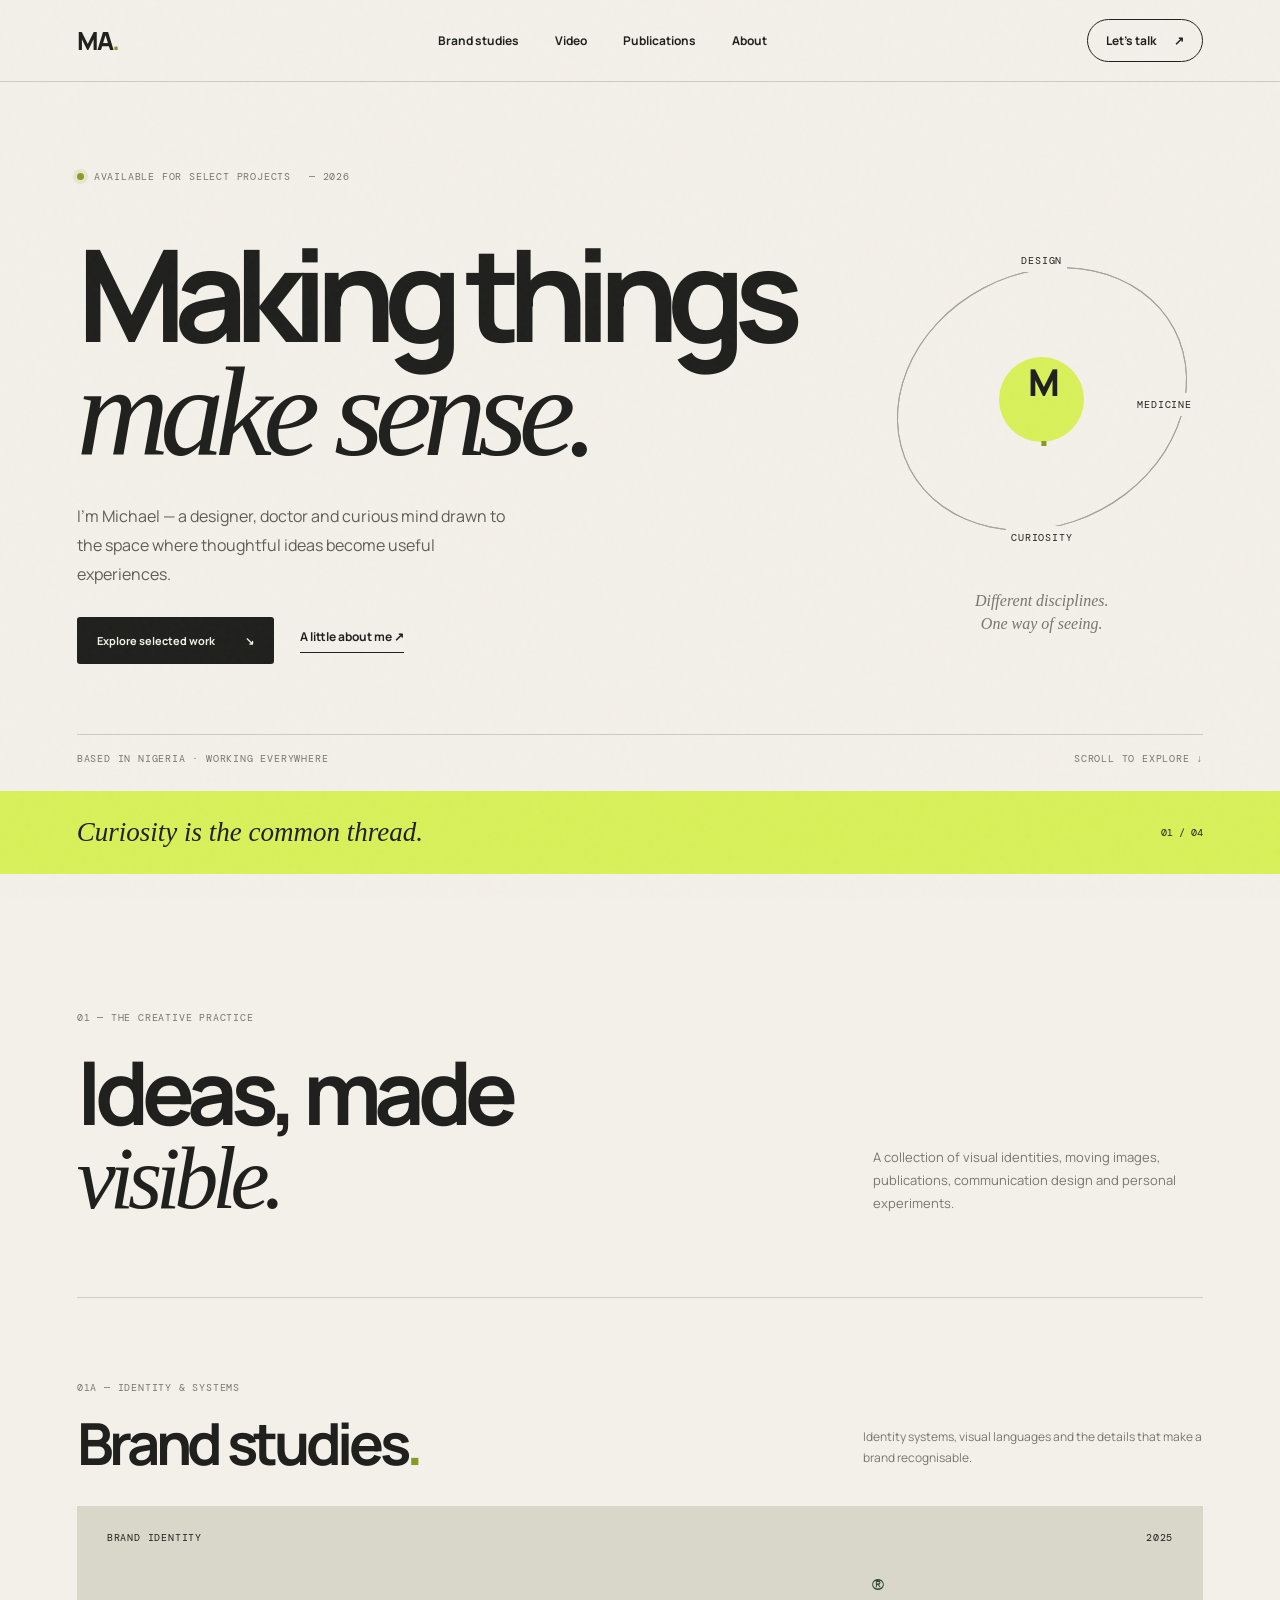
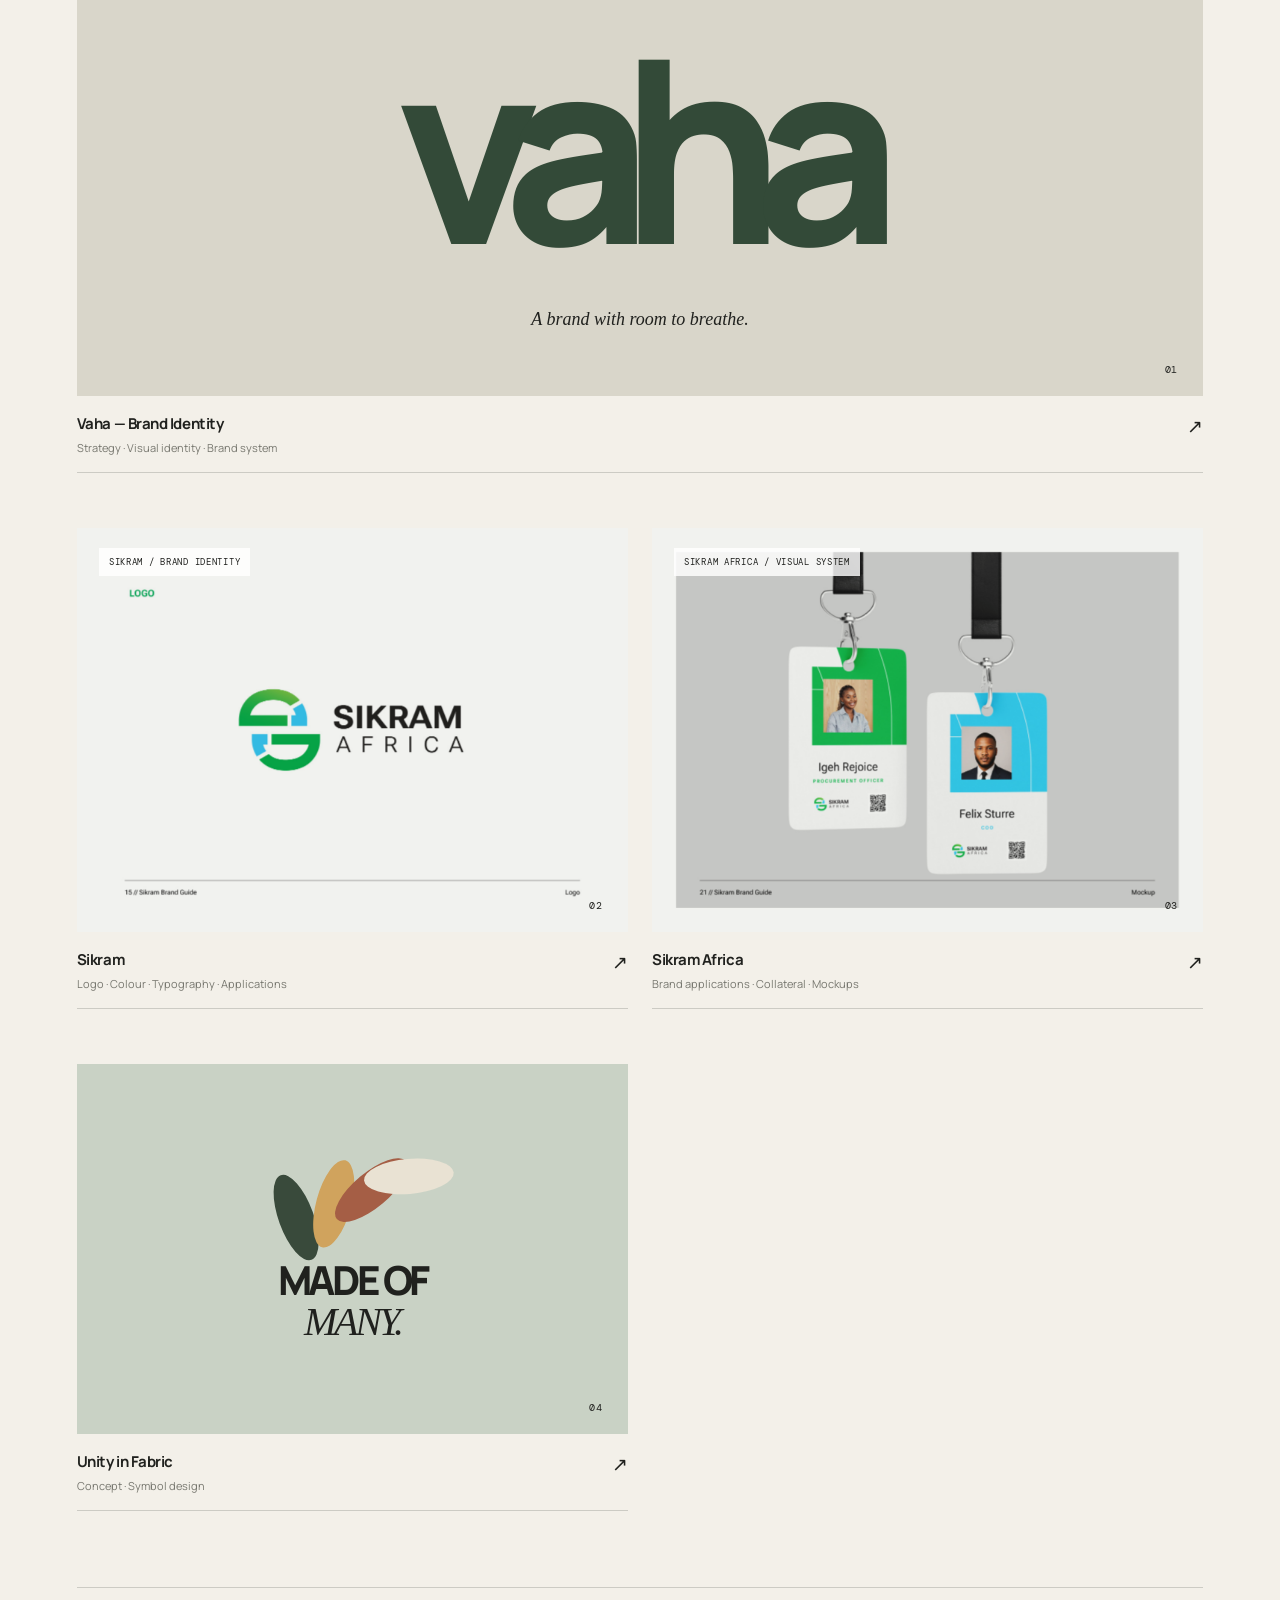
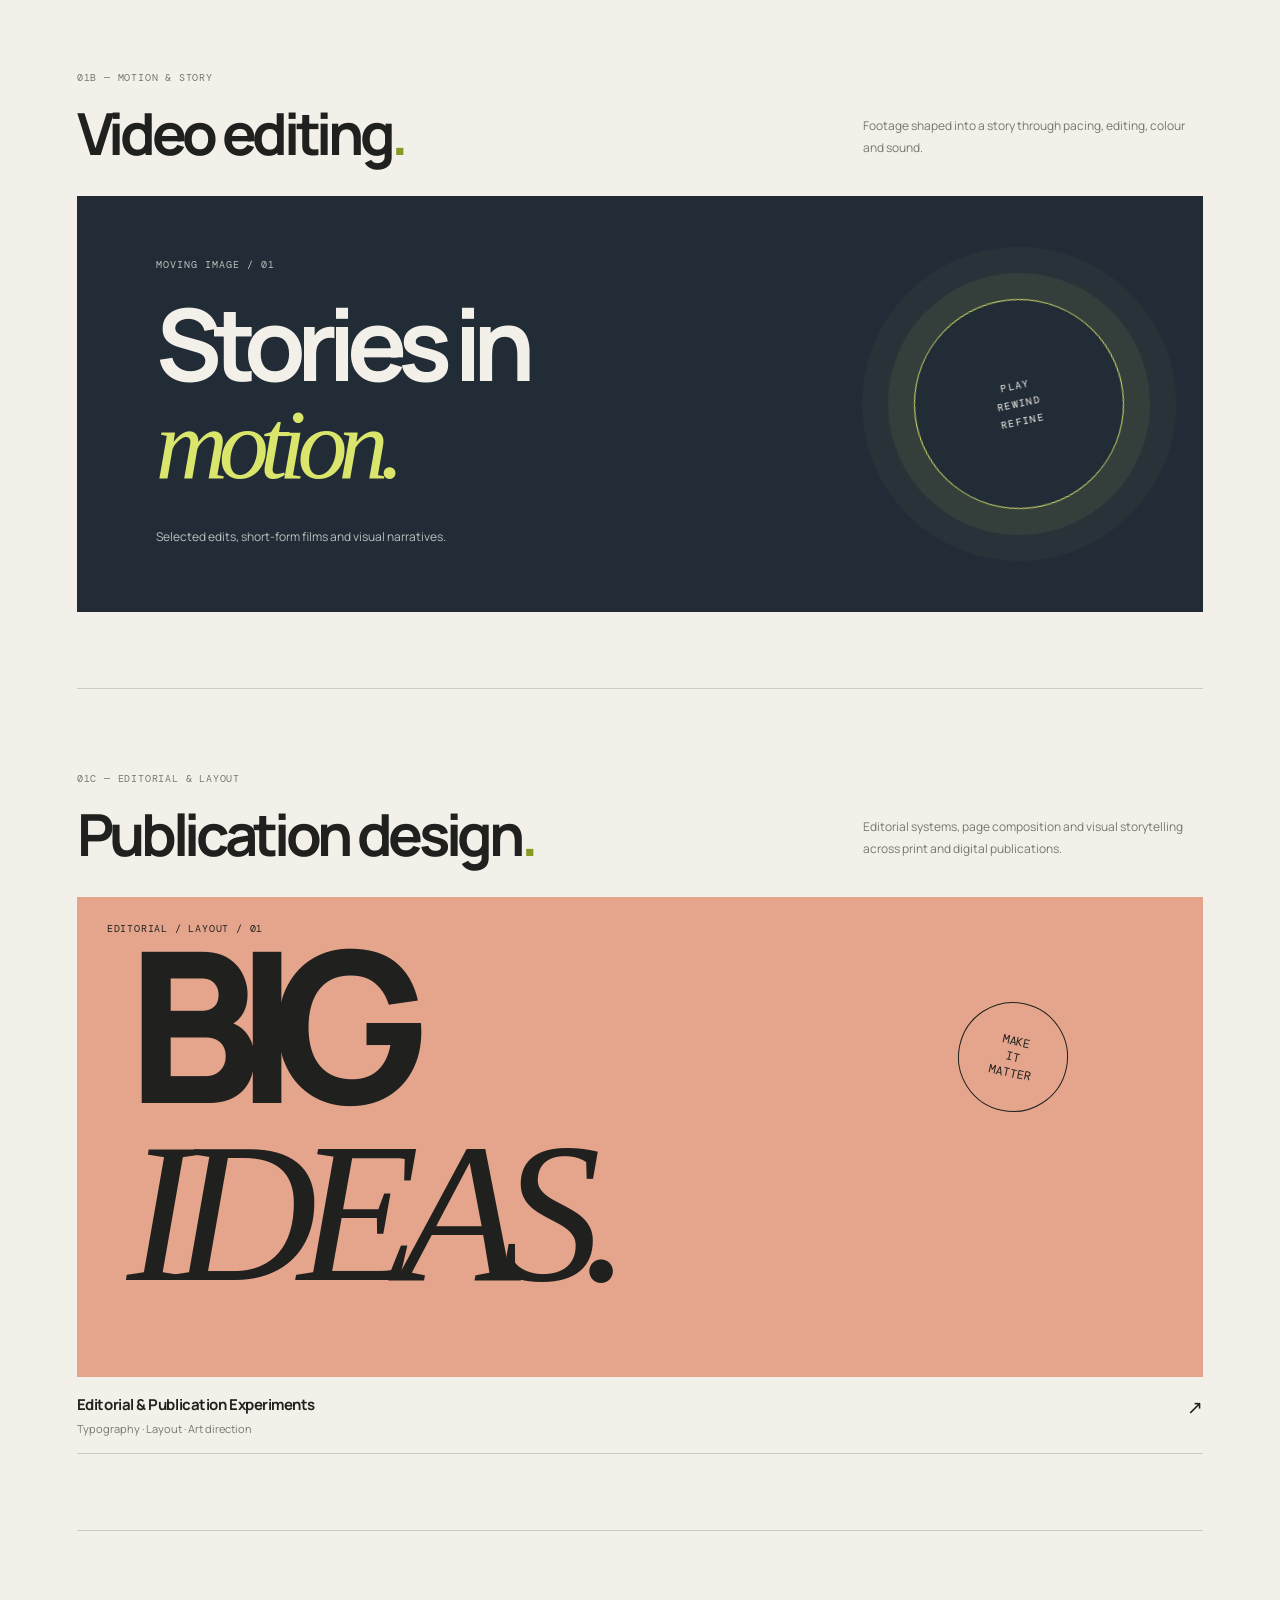
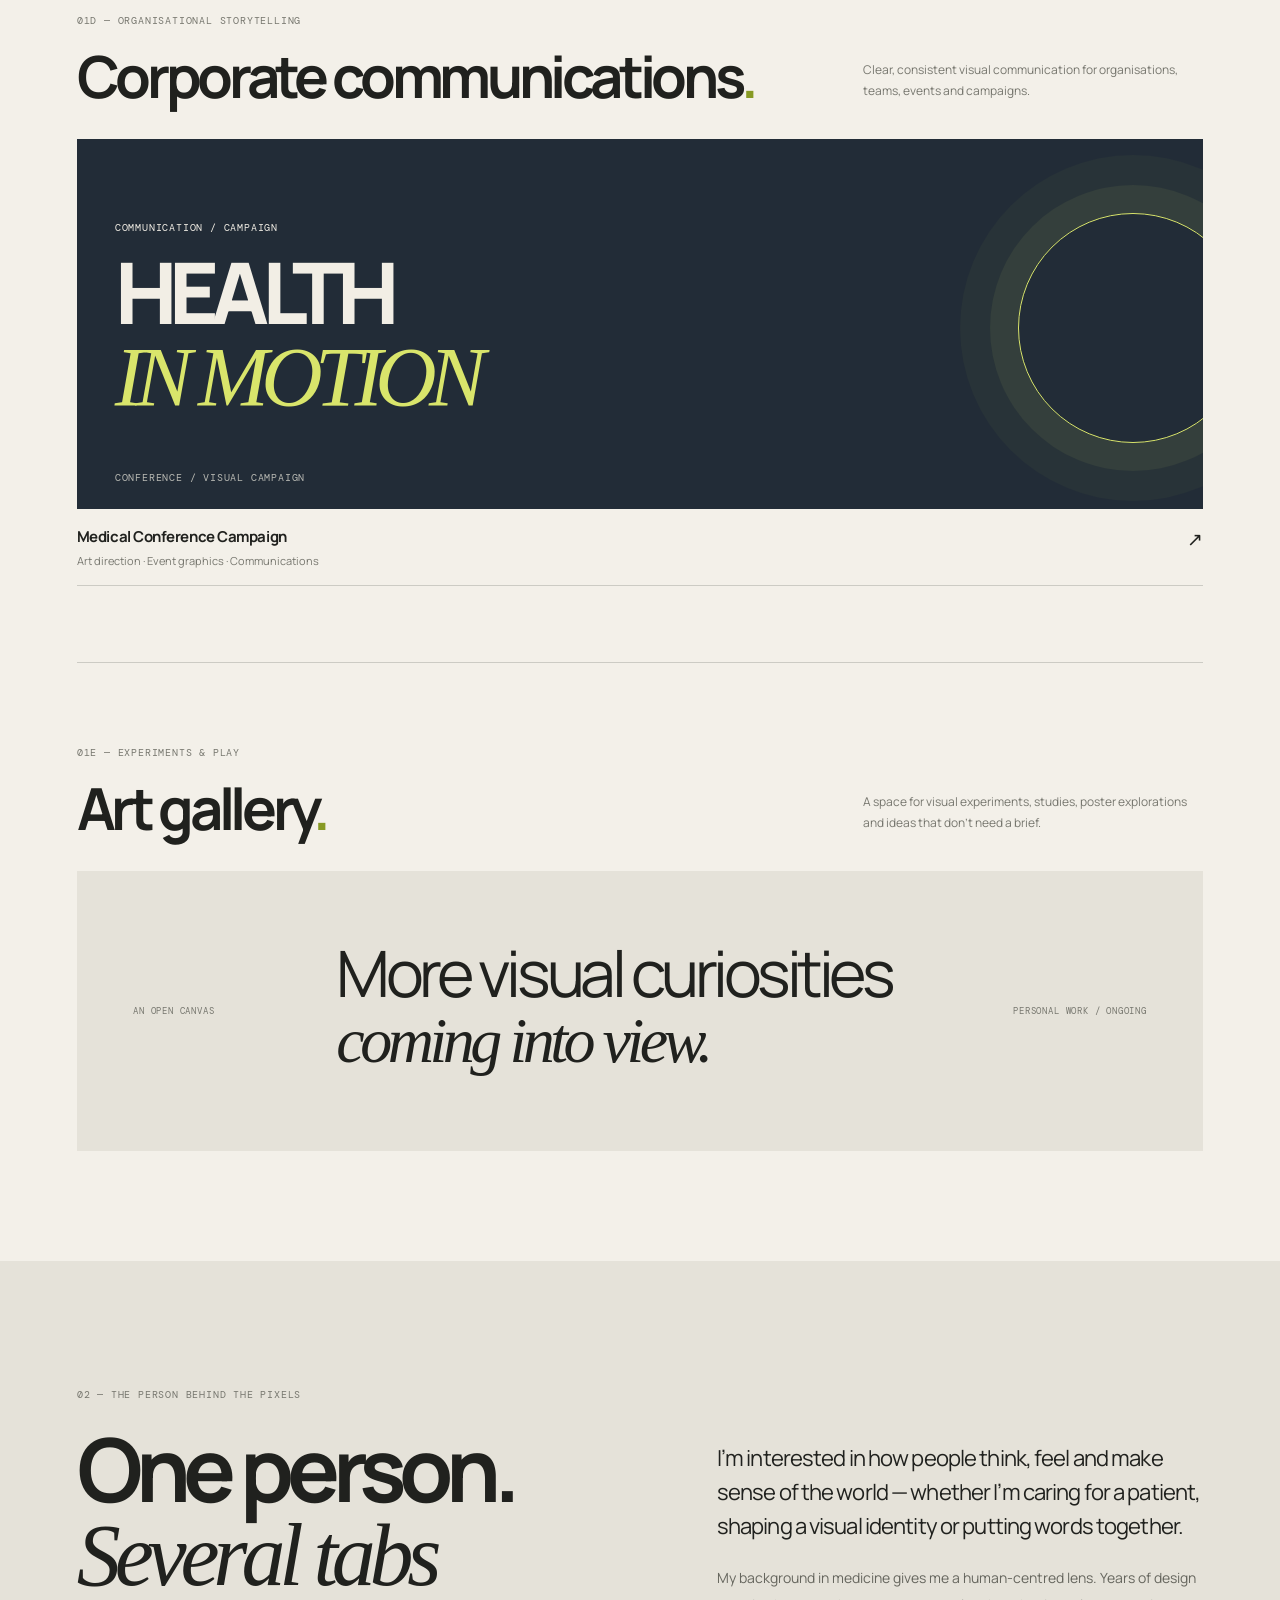
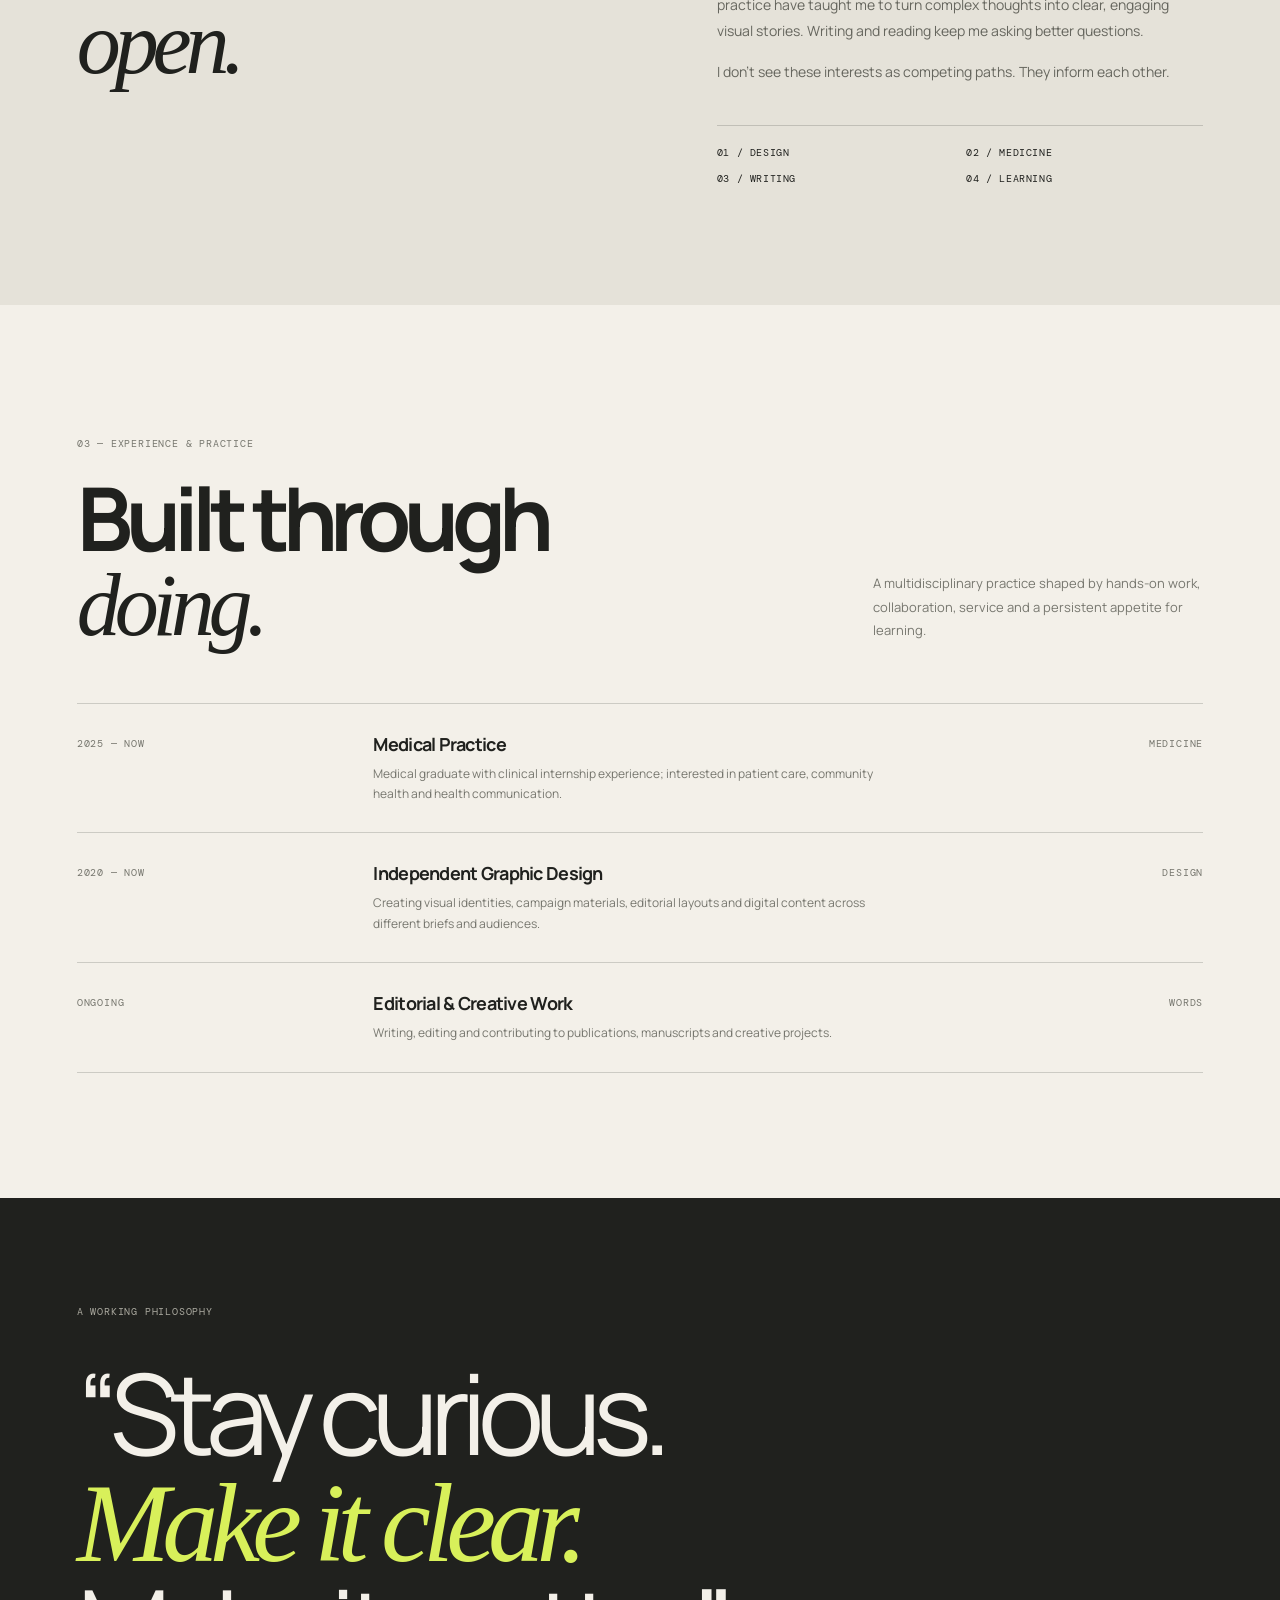
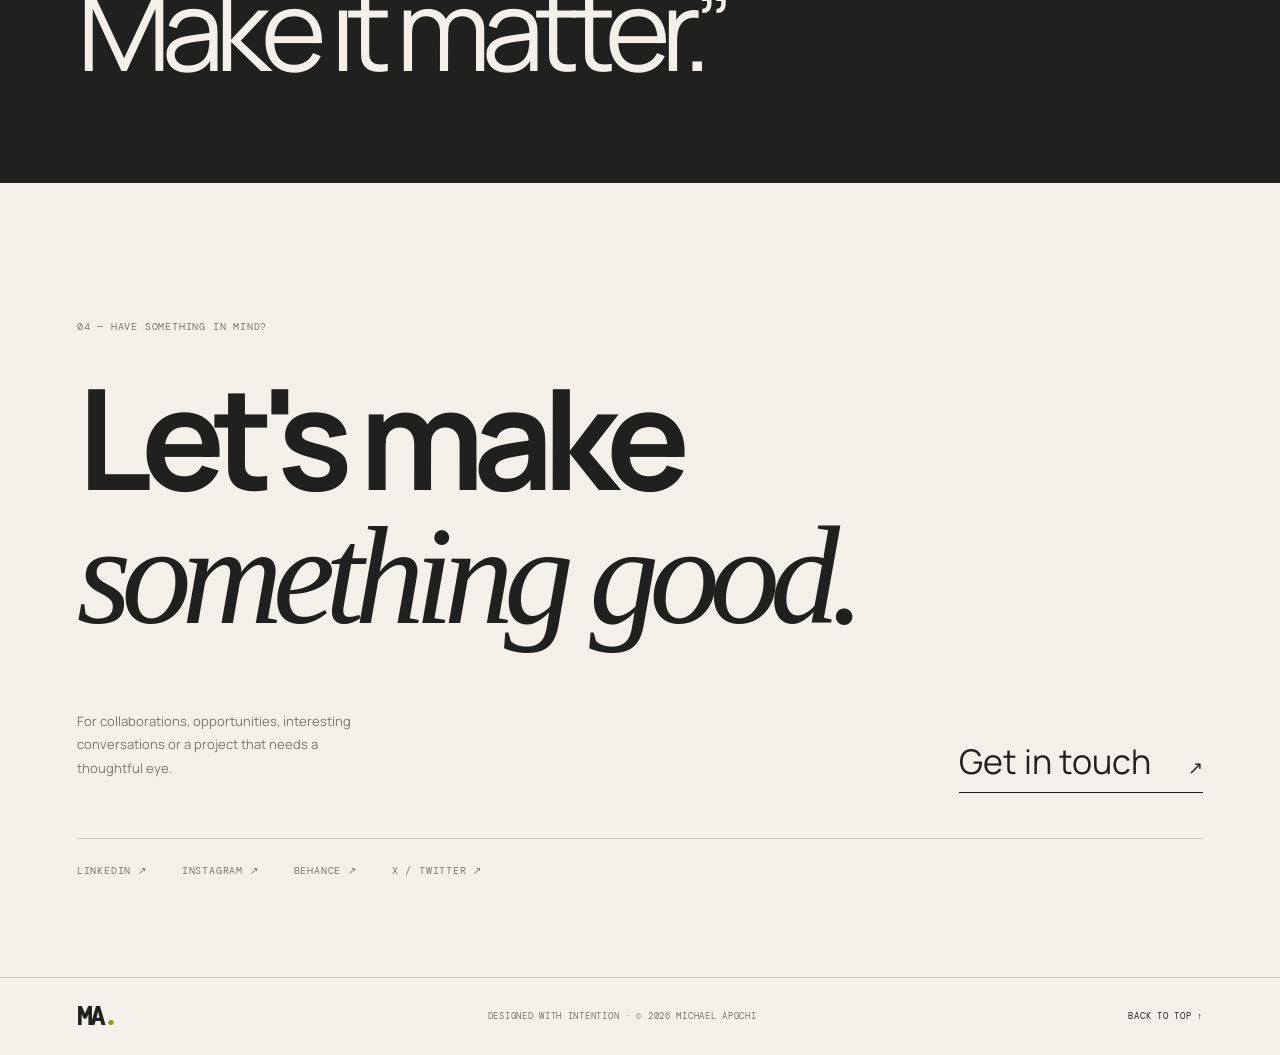
<file: index.html>
<!doctype html>
<html lang="en">
<head>
  <meta charset="utf-8">
  <meta name="viewport" content="width=device-width, initial-scale=1">
  <meta name="theme-color" content="#f3f0e9">
  <meta name="description" content="Michael Apochi — multidisciplinary designer, medical doctor and visual storyteller.">
  <title>Michael Apochi — Designer, Doctor & Visual Thinker</title>
  <link rel="preconnect" href="https://fonts.googleapis.com">
  <link rel="preconnect" href="https://fonts.gstatic.com" crossorigin>
  <link href="https://fonts.googleapis.com/css2?family=DM+Mono:wght@400;500&family=Manrope:wght@400;500;600;700;800&display=swap" rel="stylesheet">
  <link rel="stylesheet" href="styles.css">
</head>
<body>
  <div class="grain" aria-hidden="true"></div>
  <header class="site-header">
    <a class="wordmark" href="#top" aria-label="Michael Apochi home">MA<span>.</span></a>
    <nav aria-label="Main navigation">
      <a href="#brand-studies">Brand studies</a><a href="#video-editing">Video</a><a href="#publication-design">Publications</a><a href="#about">About</a>
    </nav>
    <a class="header-cta" href="#contact">Let's talk <span>↗</span></a>
    <button class="menu-toggle" aria-label="Toggle menu" aria-expanded="false">☰</button>
  </header>

  <main id="top">
    <section class="hero section-wrap">
      <div class="eyebrow"><span class="pulse"></span> AVAILABLE FOR SELECT PROJECTS <span class="eyebrow-year">— 2026</span></div>
      <div class="hero-grid">
        <div>
          <h1>Making things<br> <em>make sense.</em></h1>
          <p class="hero-copy">I’m Michael — a designer, doctor and curious mind drawn to the space where thoughtful ideas become useful experiences.</p>
          <div class="hero-actions"><a class="button button-dark" href="#work">Explore selected work <span>↘</span></a><a class="text-link" href="#about">A little about me <span>↗</span></a></div>
        </div>
        <div class="hero-aside">
          <div class="orbit-card">
            <div class="orbit orbit-one"></div><div class="orbit orbit-two"></div>
            <div class="orbit-center">M<span>.</span></div>
            <span class="orbit-label label-top">DESIGN</span><span class="orbit-label label-right">MEDICINE</span><span class="orbit-label label-bottom">CURIOSITY</span>
          </div>
          <p class="aside-note">Different disciplines.<br>One way of seeing.</p>
        </div>
      </div>
      <div class="hero-bottom"><span>BASED IN NIGERIA · WORKING EVERYWHERE</span><span>SCROLL TO EXPLORE ↓</span></div>
    </section>

    <section class="intro-strip">
      <p>Curiosity is the common thread.</p><span>01 / 04</span>
    </section>

    <section id="work" class="work-section section-wrap">
      <div class="section-heading"><div><span class="kicker">01 — THE CREATIVE PRACTICE</span><h2>Ideas, made<br><em>visible.</em></h2></div><p>A collection of visual identities, moving images, publications, communication design and personal experiments.</p></div>

      <section id="brand-studies" class="portfolio-category">
        <div class="category-heading"><div><span class="kicker">01A — IDENTITY & SYSTEMS</span><h3>Brand studies<span>.</span></h3></div><p>Identity systems, visual languages and the details that make a brand recognisable.</p></div>
        <div class="project-grid brand-grid">
          <article class="project-card project-large"><a class="project-art art-vaha" href="vaha.html" aria-label="View Vaha brand identity case study"><div class="art-topline"><span>BRAND IDENTITY</span><span>2025</span></div><div class="vaha-word">vaha<span>®</span></div><div class="vaha-caption">A brand with room to breathe.</div><div class="art-index">01</div></a><div class="project-meta"><div><h4><a class="project-title-link" href="vaha.html">Vaha — Brand Identity</a></h4><p>Strategy · Visual identity · Brand system</p></div><span>↗</span></div></article>
          <article class="project-card"><a class="project-art sikram-art" href="sikram.html" aria-label="View Sikram brand identity case study"><img src="assets/sikram/logo.jpg" alt="Sikram Africa logo from the brand guideline"><span class="image-tag">SIKRAM / BRAND IDENTITY</span><span class="art-index">02</span></a><div class="project-meta"><div><h4><a class="project-title-link" href="sikram.html">Sikram</a></h4><p>Logo · Colour · Typography · Applications</p></div><span>↗</span></div></article>
          <article class="project-card"><a class="project-art sikram-africa-art" href="sikram.html" aria-label="View Sikram brand identity case study"><img src="assets/sikram/id-cards.jpg" alt="Sikram Africa staff identity card mockups"><span class="image-tag">SIKRAM AFRICA / VISUAL SYSTEM</span><span class="art-index">03</span></a><div class="project-meta"><div><h4><a class="project-title-link" href="sikram.html">Sikram Africa</a></h4><p>Brand applications · Collateral · Mockups</p></div><span>↗</span></div></article>
          <article class="project-card"><a class="project-art art-unity" href="#contact" aria-label="Discuss Unity in Fabric identity"><div class="unity-mark"><span></span><span></span><span></span><span></span></div><div class="unity-title">MADE OF<br><i>MANY.</i></div><div class="art-index">04</div></a><div class="project-meta"><div><h4>Unity in Fabric</h4><p>Concept · Symbol design</p></div><span>↗</span></div></article>
        </div>
      </section>

      <section id="video-editing" class="portfolio-category"><div class="category-heading"><div><span class="kicker">01B — MOTION & STORY</span><h3>Video editing<span>.</span></h3></div><p>Footage shaped into a story through pacing, editing, colour and sound.</p></div><div class="category-feature feature-video"><div class="feature-copy"><span class="feature-label">MOVING IMAGE / 01</span><strong>Stories in<br><em>motion.</em></strong><p>Selected edits, short-form films and visual narratives.</p></div><div class="feature-orbit"><span>PLAY<br>REWIND<br>REFINE</span></div></div></section>

      <section id="publication-design" class="portfolio-category"><div class="category-heading"><div><span class="kicker">01C — EDITORIAL & LAYOUT</span><h3>Publication design<span>.</span></h3></div><p>Editorial systems, page composition and visual storytelling across print and digital publications.</p></div><div class="project-grid"><article class="project-card project-wide"><a class="project-art art-poster" href="#contact" aria-label="Discuss publication and editorial design"><div class="poster-label">EDITORIAL / LAYOUT / 01</div><div class="poster-big">BIG<br><span>IDEAS.</span></div><div class="poster-stamp">MAKE<br>IT<br>MATTER</div></a><div class="project-meta"><div><h4>Editorial & Publication Experiments</h4><p>Typography · Layout · Art direction</p></div><span>↗</span></div></article></div></section>

      <section id="corporate-communications" class="portfolio-category"><div class="category-heading"><div><span class="kicker">01D — ORGANISATIONAL STORYTELLING</span><h3>Corporate communications<span>.</span></h3></div><p>Clear, consistent visual communication for organisations, teams, events and campaigns.</p></div><div class="project-grid"><article class="project-card project-wide"><a class="project-art art-med" href="#contact" aria-label="Discuss corporate communication design"><div class="med-small">COMMUNICATION / CAMPAIGN</div><div class="med-title">HEALTH<br><em>IN MOTION</em></div><div class="med-circle"></div><div class="med-foot">CONFERENCE / VISUAL CAMPAIGN</div></a><div class="project-meta"><div><h4>Medical Conference Campaign</h4><p>Art direction · Event graphics · Communications</p></div><span>↗</span></div></article></div></section>

      <section id="art-gallery" class="portfolio-category"><div class="category-heading"><div><span class="kicker">01E — EXPERIMENTS & PLAY</span><h3>Art gallery<span>.</span></h3></div><p>A space for visual experiments, studies, poster explorations and ideas that don't need a brief.</p></div><div class="art-gallery-note"><span>AN OPEN CANVAS</span><p>More visual curiosities<br><em>coming into view.</em></p><span>PERSONAL WORK / ONGOING</span></div></section>
    </section>

    <section id="about" class="about-section">
      <div class="section-wrap about-grid">
        <div><span class="kicker">02 — THE PERSON BEHIND THE PIXELS</span><h2>One person.<br><em>Several tabs open.</em></h2></div>
        <div class="about-copy"><p class="about-lead">I’m interested in how people think, feel and make sense of the world — whether I’m caring for a patient, shaping a visual identity or putting words together.</p><p>My background in medicine gives me a human-centred lens. Years of design practice have taught me to turn complex thoughts into clear, engaging visual stories. Writing and reading keep me asking better questions.</p><p>I don't see these interests as competing paths. They inform each other.</p><div class="discipline-list"><span>01 / DESIGN</span><span>02 / MEDICINE</span><span>03 / WRITING</span><span>04 / LEARNING</span></div></div>
      </div>
    </section>

    <section id="experience" class="experience-section section-wrap">
      <div class="section-heading"><div><span class="kicker">03 — EXPERIENCE & PRACTICE</span><h2>Built through<br><em>doing.</em></h2></div><p>A multidisciplinary practice shaped by hands-on work, collaboration, service and a persistent appetite for learning.</p></div>
      <div class="timeline">
        <div class="timeline-row"><span class="timeline-date">2025 — NOW</span><div><h3>Medical Practice</h3><p>Medical graduate with clinical internship experience; interested in patient care, community health and health communication.</p></div><span class="timeline-type">MEDICINE</span></div>
        <div class="timeline-row"><span class="timeline-date">2020 — NOW</span><div><h3>Independent Graphic Design</h3><p>Creating visual identities, campaign materials, editorial layouts and digital content across different briefs and audiences.</p></div><span class="timeline-type">DESIGN</span></div>
        <div class="timeline-row"><span class="timeline-date">ONGOING</span><div><h3>Editorial & Creative Work</h3><p>Writing, editing and contributing to publications, manuscripts and creative projects.</p></div><span class="timeline-type">WORDS</span></div>
      </div>
    </section>

    <section class="statement"><div class="section-wrap"><span class="kicker">A WORKING PHILOSOPHY</span><p>“Stay curious.<br><em>Make it clear.</em><br>Make it matter.”</p></div></section>

    <section id="contact" class="contact-section section-wrap">
      <span class="kicker">04 — HAVE SOMETHING IN MIND?</span><h2>Let's make<br><em>something good.</em></h2>
      <div class="contact-bottom"><p>For collaborations, opportunities, interesting conversations or a project that needs a thoughtful eye.</p><a class="contact-email" href="mailto:hello@michaelapochi.com">Get in touch <span>↗</span></a></div>
      <div class="social-links"><a href="https://www.linkedin.com/" target="_blank" rel="noreferrer">LINKEDIN ↗</a><a href="https://www.instagram.com/" target="_blank" rel="noreferrer">INSTAGRAM ↗</a><a href="https://www.behance.net/" target="_blank" rel="noreferrer">BEHANCE ↗</a><a href="https://x.com/" target="_blank" rel="noreferrer">X / TWITTER ↗</a></div>
    </section>
  </main>
  <footer><a class="wordmark" href="#top">MA<span>.</span></a><span>DESIGNED WITH INTENTION · © <span id="year"></span> MICHAEL APOCHI</span><a href="#top">BACK TO TOP ↑</a></footer>
  <script src="script.js"></script>
</body>
</html>
</file>
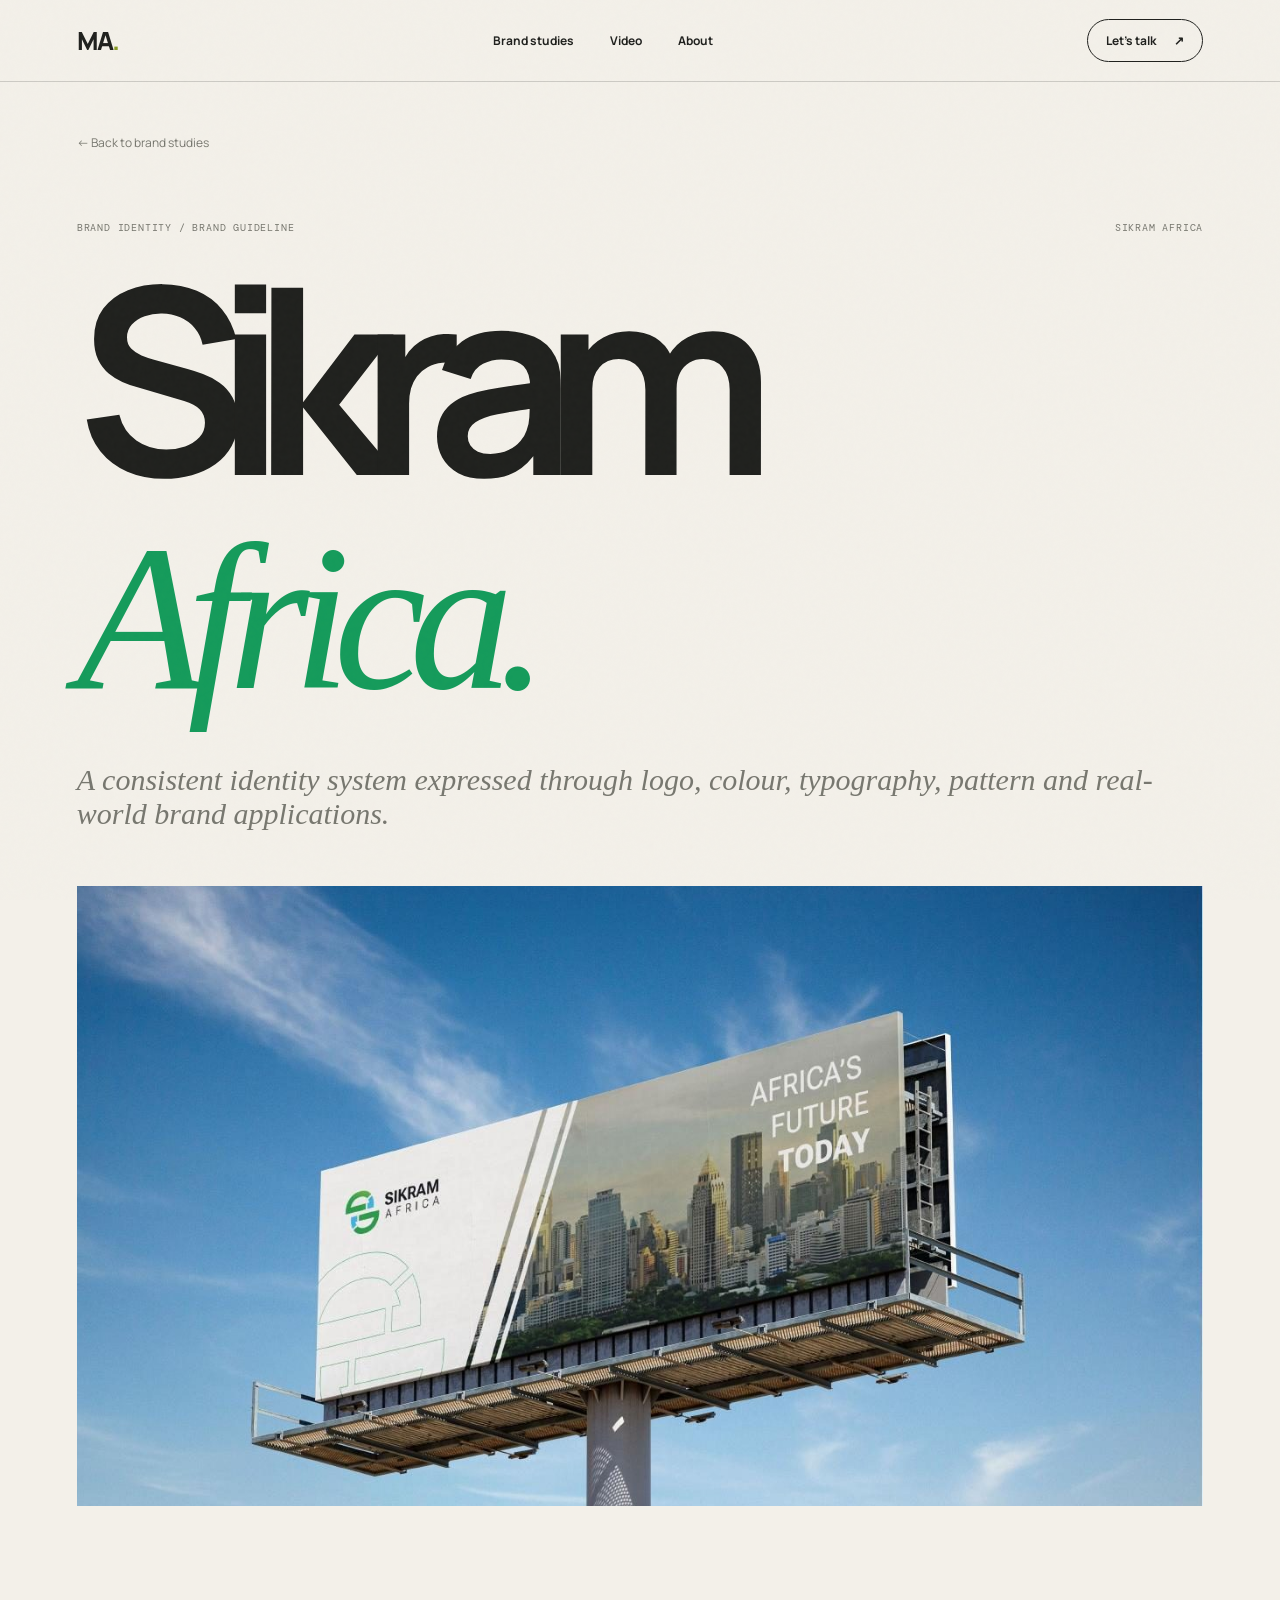
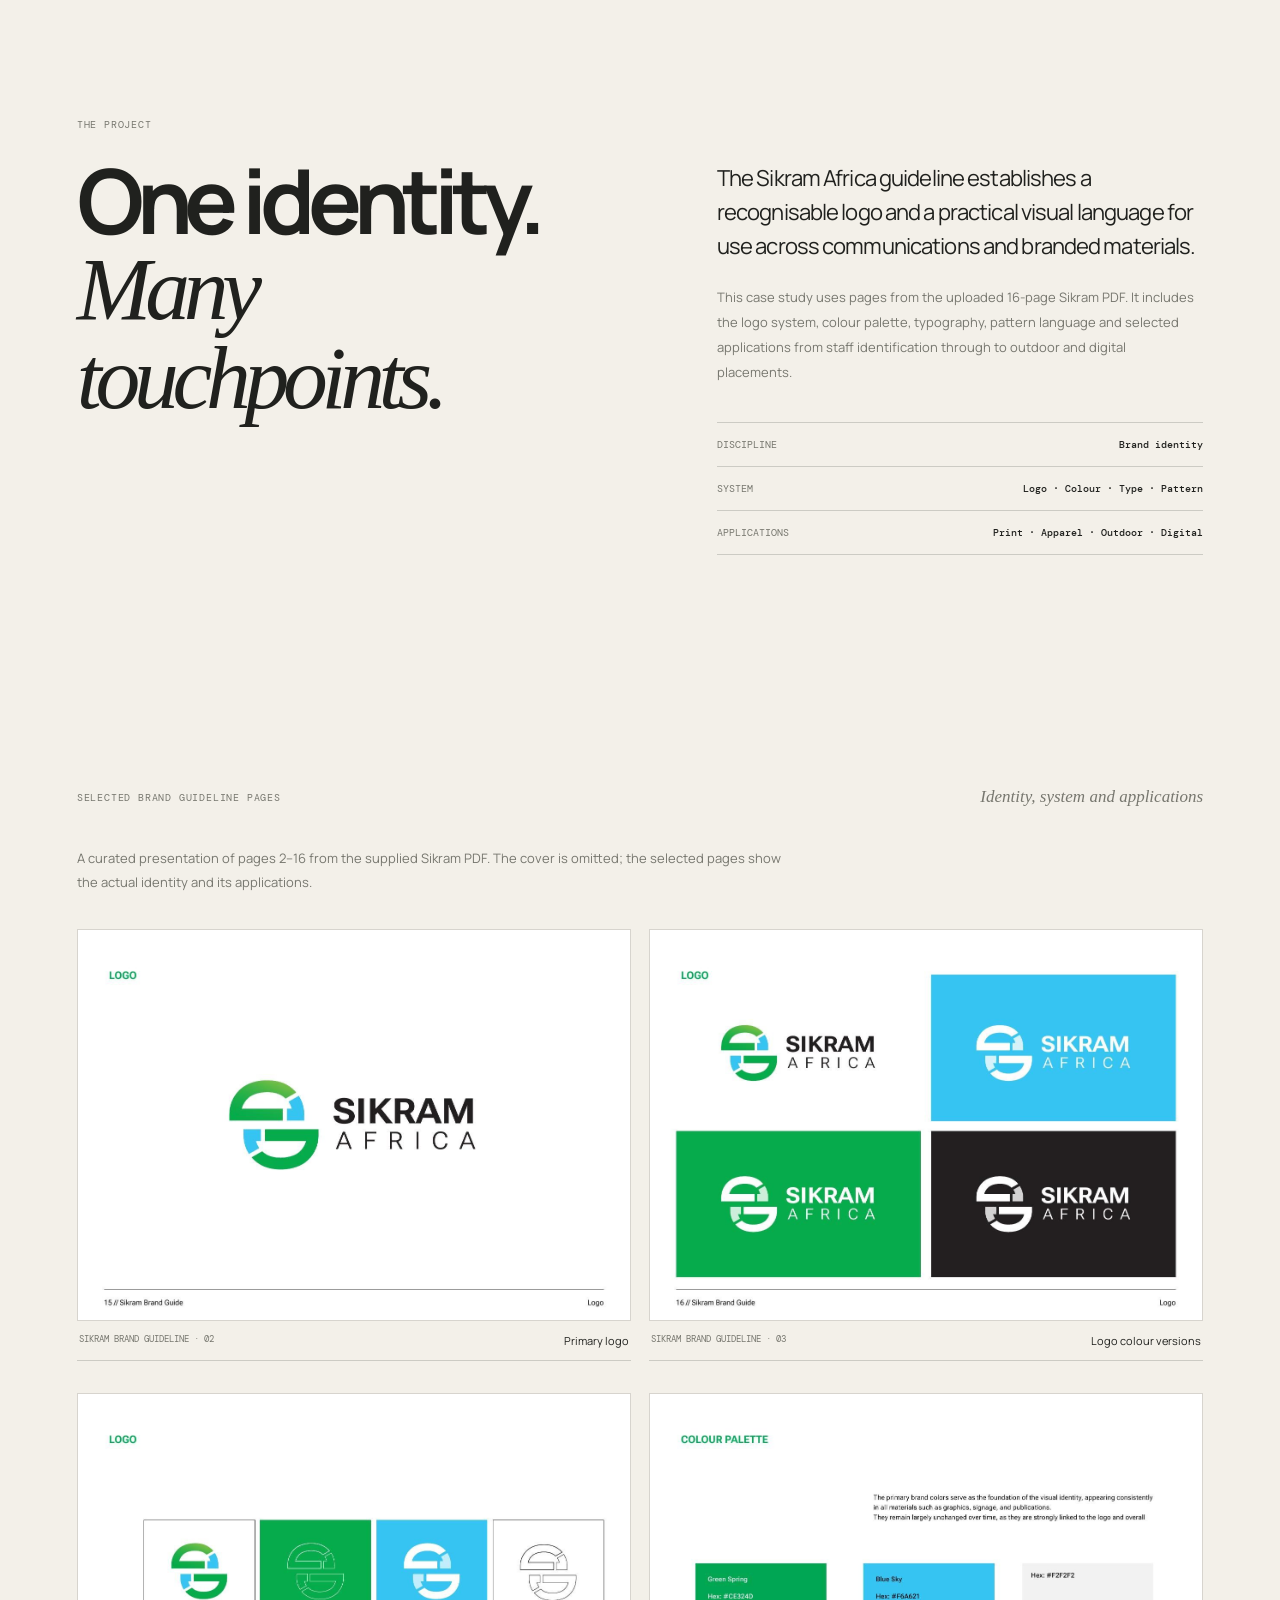
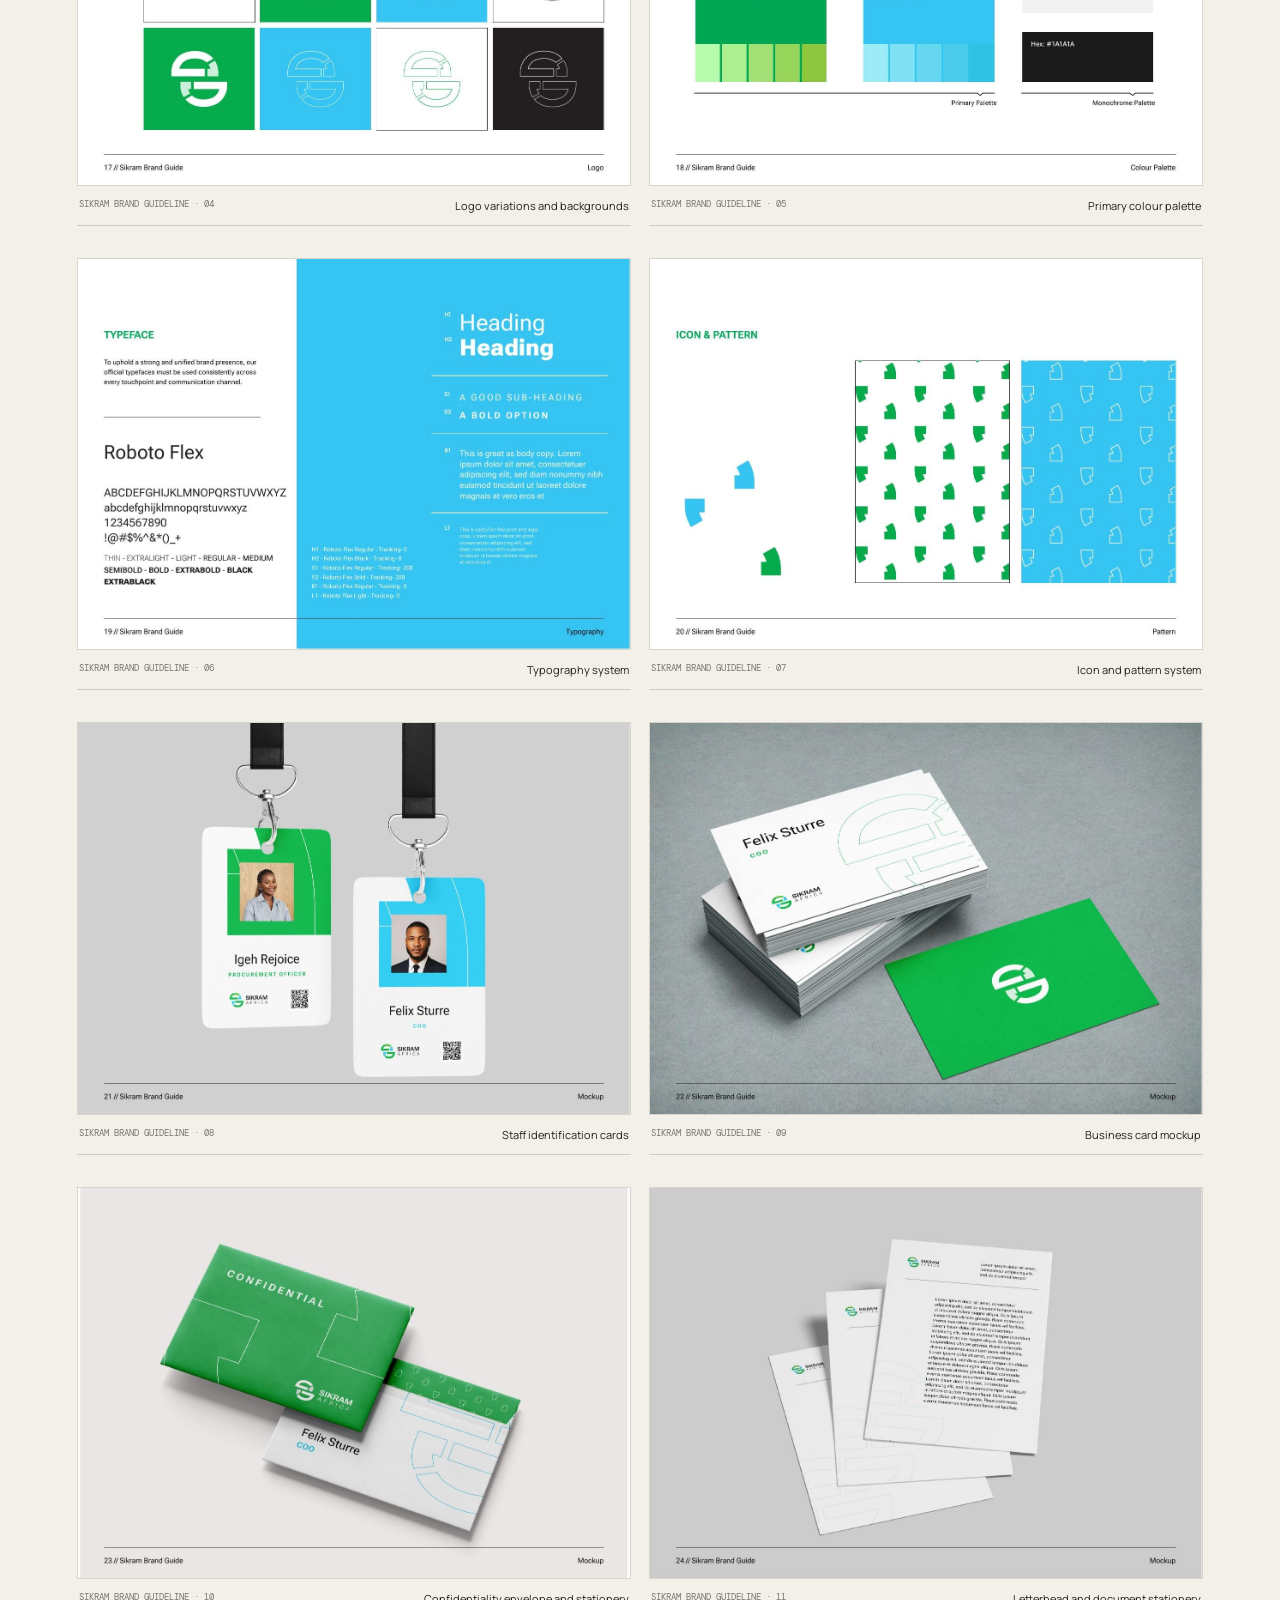
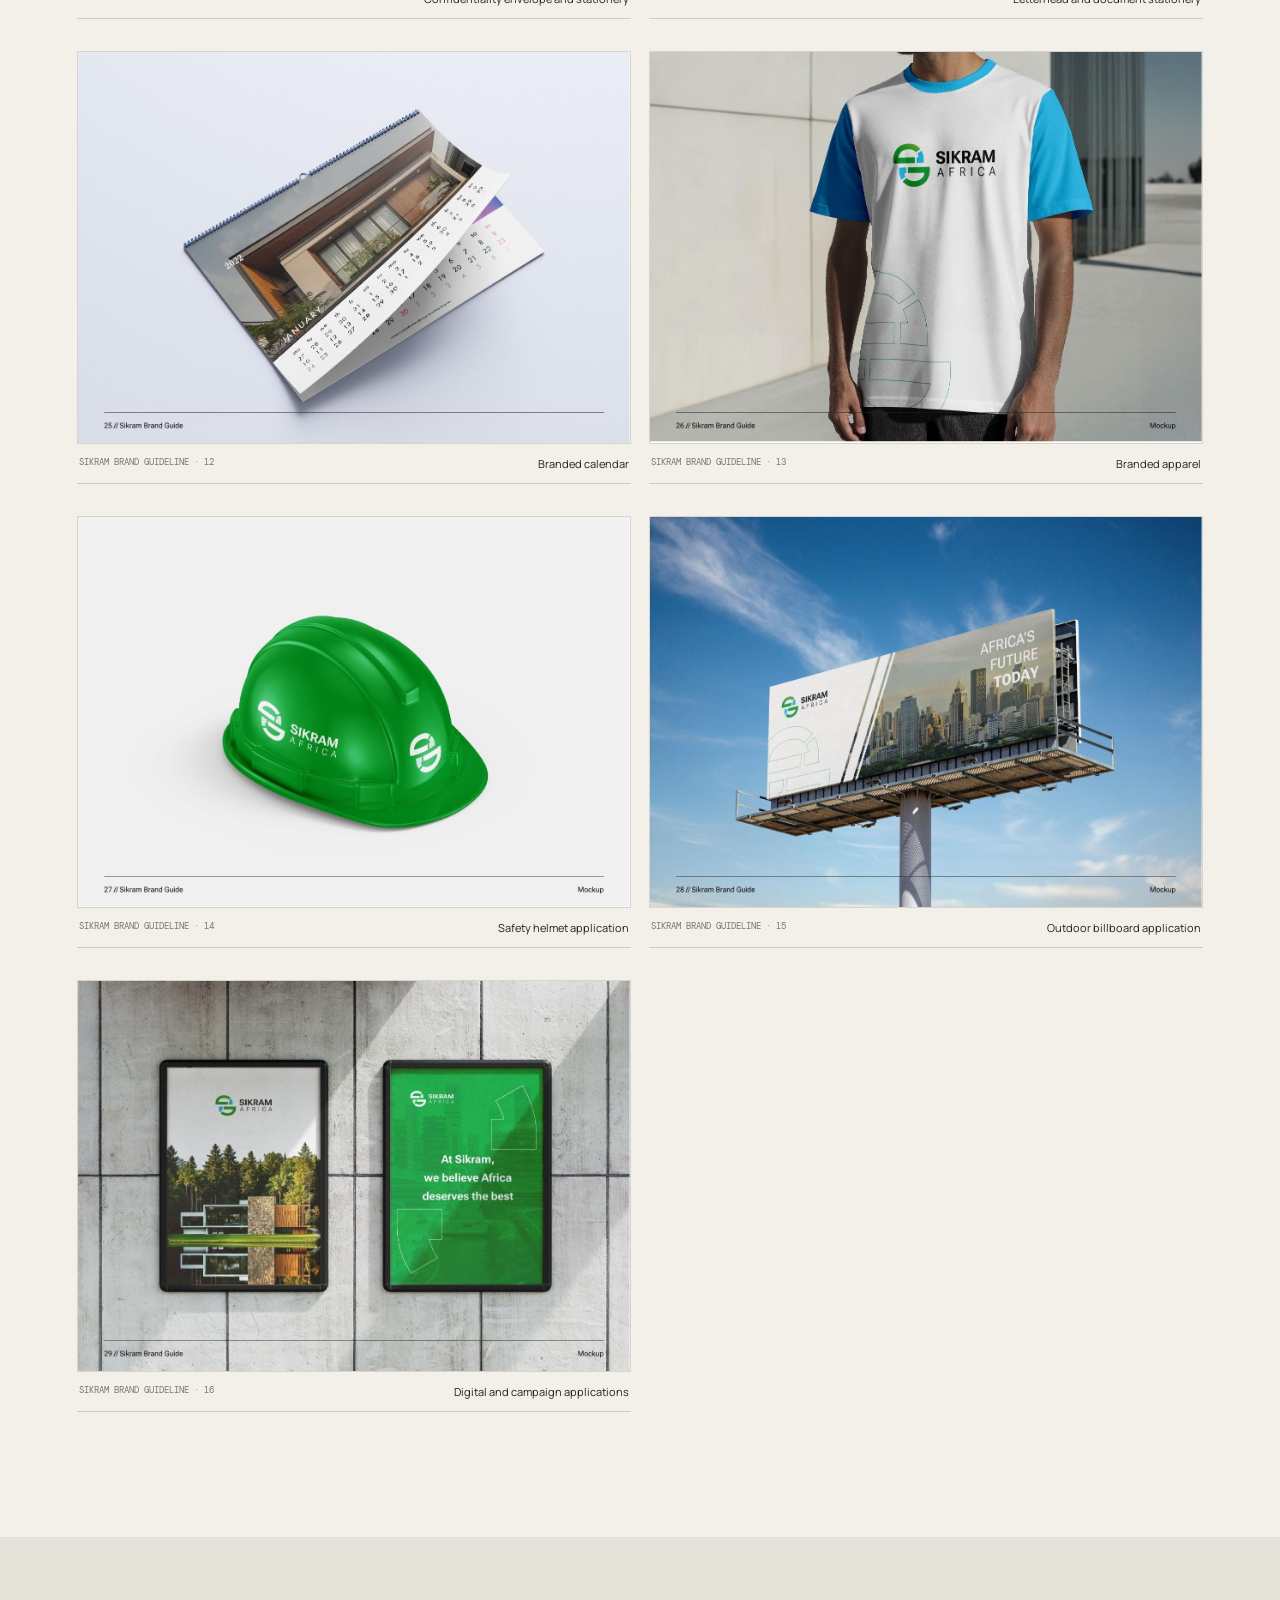
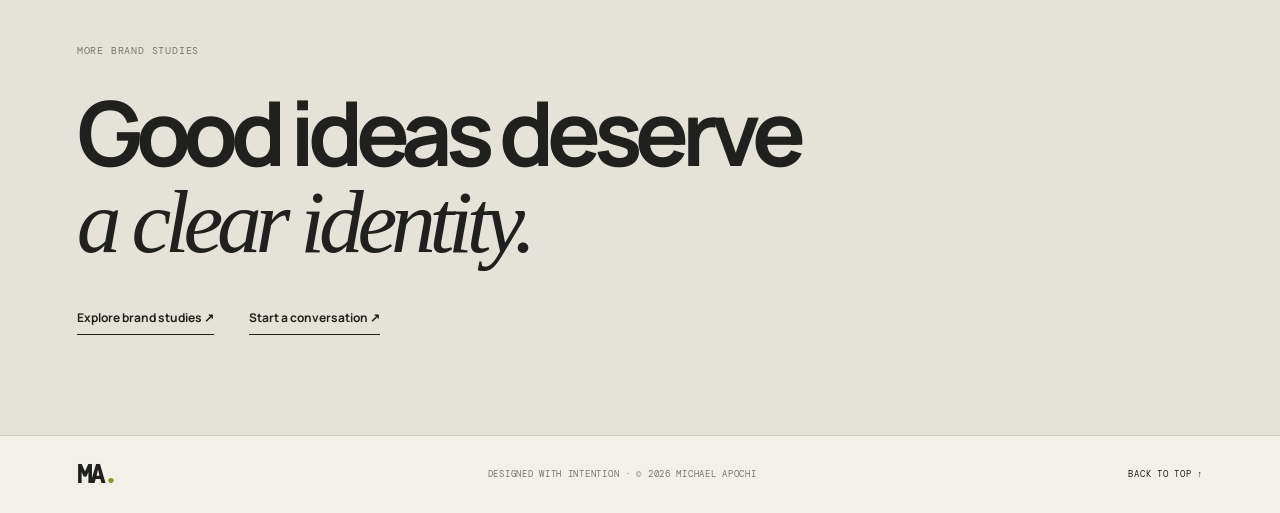
<file: sikram.html>
<!doctype html><html lang="en"><head><meta charset="utf-8"><meta name="viewport" content="width=device-width, initial-scale=1"><meta name="theme-color" content="#f3f0e9"><meta name="description" content="Sikram and Sikram Africa brand identity by Michael Apochi."><title>Sikram — Brand Studies | Michael Apochi</title><link rel="preconnect" href="https://fonts.googleapis.com"><link rel="preconnect" href="https://fonts.gstatic.com" crossorigin><link href="https://fonts.googleapis.com/css2?family=DM+Mono:wght@400;500&family=Manrope:wght@400;500;600;700;800&display=swap" rel="stylesheet"><link rel="stylesheet" href="styles.css"></head><body><div class="grain" aria-hidden="true"></div><header class="site-header"><a class="wordmark" href="index.html">MA<span>.</span></a><nav aria-label="Main navigation"><a href="index.html#brand-studies">Brand studies</a><a href="index.html#video-editing">Video</a><a href="index.html#about">About</a></nav><a class="header-cta" href="index.html#contact">Let's talk <span>↗</span></a><button class="menu-toggle" aria-label="Toggle menu" aria-expanded="false">☰</button></header><main><section class="case-hero section-wrap"><a class="back-link" href="index.html#brand-studies">← Back to brand studies</a><div class="case-kicker"><span>BRAND IDENTITY / BRAND GUIDELINE</span><span>SIKRAM AFRICA</span></div><h1 class="sikram-title">Sikram<br><em>Africa.</em></h1><p class="case-deck">A consistent identity system expressed through logo, colour, typography, pattern and real-world brand applications.</p><div class="document-hero-image"><img src="assets/sikram-pages/page-15.jpg" alt="Sikram Africa outdoor billboard application from the supplied brand guideline"></div></section><section class="case-intro section-wrap"><div><span class="kicker">THE PROJECT</span><h2>One identity.<br><em>Many touchpoints.</em></h2></div><div class="case-copy"><p class="case-lead">The Sikram Africa guideline establishes a recognisable logo and a practical visual language for use across communications and branded materials.</p><p>This case study uses pages from the uploaded 16-page Sikram PDF. It includes the logo system, colour palette, typography, pattern language and selected applications from staff identification through to outdoor and digital placements.</p><div class="case-facts"><div><span>DISCIPLINE</span><strong>Brand identity</strong></div><div><span>SYSTEM</span><strong>Logo · Colour · Type · Pattern</strong></div><div><span>APPLICATIONS</span><strong>Print · Apparel · Outdoor · Digital</strong></div></div></div></section><section class="document-gallery section-wrap"><div class="case-gallery-heading"><span class="kicker">SELECTED BRAND GUIDELINE PAGES</span><p>Identity, system and applications</p></div><p class="document-intro">A curated presentation of pages 2–16 from the supplied Sikram PDF. The cover is omitted; the selected pages show the actual identity and its applications.</p><div class="document-page-grid"><figure class="document-page"><img loading="lazy" src="assets/sikram-pages/page-02.jpg" alt="Sikram brand guideline, page 2: Primary logo"><figcaption><span>SIKRAM BRAND GUIDELINE · 02</span>Primary logo</figcaption></figure>
<figure class="document-page"><img loading="lazy" src="assets/sikram-pages/page-03.jpg" alt="Sikram brand guideline, page 3: Logo colour versions"><figcaption><span>SIKRAM BRAND GUIDELINE · 03</span>Logo colour versions</figcaption></figure>
<figure class="document-page"><img loading="lazy" src="assets/sikram-pages/page-04.jpg" alt="Sikram brand guideline, page 4: Logo variations and backgrounds"><figcaption><span>SIKRAM BRAND GUIDELINE · 04</span>Logo variations and backgrounds</figcaption></figure>
<figure class="document-page"><img loading="lazy" src="assets/sikram-pages/page-05.jpg" alt="Sikram brand guideline, page 5: Primary colour palette"><figcaption><span>SIKRAM BRAND GUIDELINE · 05</span>Primary colour palette</figcaption></figure>
<figure class="document-page"><img loading="lazy" src="assets/sikram-pages/page-06.jpg" alt="Sikram brand guideline, page 6: Typography system"><figcaption><span>SIKRAM BRAND GUIDELINE · 06</span>Typography system</figcaption></figure>
<figure class="document-page"><img loading="lazy" src="assets/sikram-pages/page-07.jpg" alt="Sikram brand guideline, page 7: Icon and pattern system"><figcaption><span>SIKRAM BRAND GUIDELINE · 07</span>Icon and pattern system</figcaption></figure>
<figure class="document-page"><img loading="lazy" src="assets/sikram-pages/page-08.jpg" alt="Sikram brand guideline, page 8: Staff identification cards"><figcaption><span>SIKRAM BRAND GUIDELINE · 08</span>Staff identification cards</figcaption></figure>
<figure class="document-page"><img loading="lazy" src="assets/sikram-pages/page-09.jpg" alt="Sikram brand guideline, page 9: Business card mockup"><figcaption><span>SIKRAM BRAND GUIDELINE · 09</span>Business card mockup</figcaption></figure>
<figure class="document-page"><img loading="lazy" src="assets/sikram-pages/page-10.jpg" alt="Sikram brand guideline, page 10: Confidentiality envelope and stationery"><figcaption><span>SIKRAM BRAND GUIDELINE · 10</span>Confidentiality envelope and stationery</figcaption></figure>
<figure class="document-page"><img loading="lazy" src="assets/sikram-pages/page-11.jpg" alt="Sikram brand guideline, page 11: Letterhead and document stationery"><figcaption><span>SIKRAM BRAND GUIDELINE · 11</span>Letterhead and document stationery</figcaption></figure>
<figure class="document-page"><img loading="lazy" src="assets/sikram-pages/page-12.jpg" alt="Sikram brand guideline, page 12: Branded calendar"><figcaption><span>SIKRAM BRAND GUIDELINE · 12</span>Branded calendar</figcaption></figure>
<figure class="document-page"><img loading="lazy" src="assets/sikram-pages/page-13.jpg" alt="Sikram brand guideline, page 13: Branded apparel"><figcaption><span>SIKRAM BRAND GUIDELINE · 13</span>Branded apparel</figcaption></figure>
<figure class="document-page"><img loading="lazy" src="assets/sikram-pages/page-14.jpg" alt="Sikram brand guideline, page 14: Safety helmet application"><figcaption><span>SIKRAM BRAND GUIDELINE · 14</span>Safety helmet application</figcaption></figure>
<figure class="document-page"><img loading="lazy" src="assets/sikram-pages/page-15.jpg" alt="Sikram brand guideline, page 15: Outdoor billboard application"><figcaption><span>SIKRAM BRAND GUIDELINE · 15</span>Outdoor billboard application</figcaption></figure>
<figure class="document-page"><img loading="lazy" src="assets/sikram-pages/page-16.jpg" alt="Sikram brand guideline, page 16: Digital and campaign applications"><figcaption><span>SIKRAM BRAND GUIDELINE · 16</span>Digital and campaign applications</figcaption></figure></div></section><section class="case-next"><div class="section-wrap"><span class="kicker">MORE BRAND STUDIES</span><h2>Good ideas deserve<br><em>a clear identity.</em></h2><div class="case-next-links"><a href="index.html#brand-studies">Explore brand studies ↗</a><a href="index.html#contact">Start a conversation ↗</a></div></div></section></main><footer><a class="wordmark" href="index.html">MA<span>.</span></a><span>DESIGNED WITH INTENTION · © <span id="year"></span> MICHAEL APOCHI</span><a href="#top">BACK TO TOP ↑</a></footer><script src="script.js"></script></body></html>
</file>
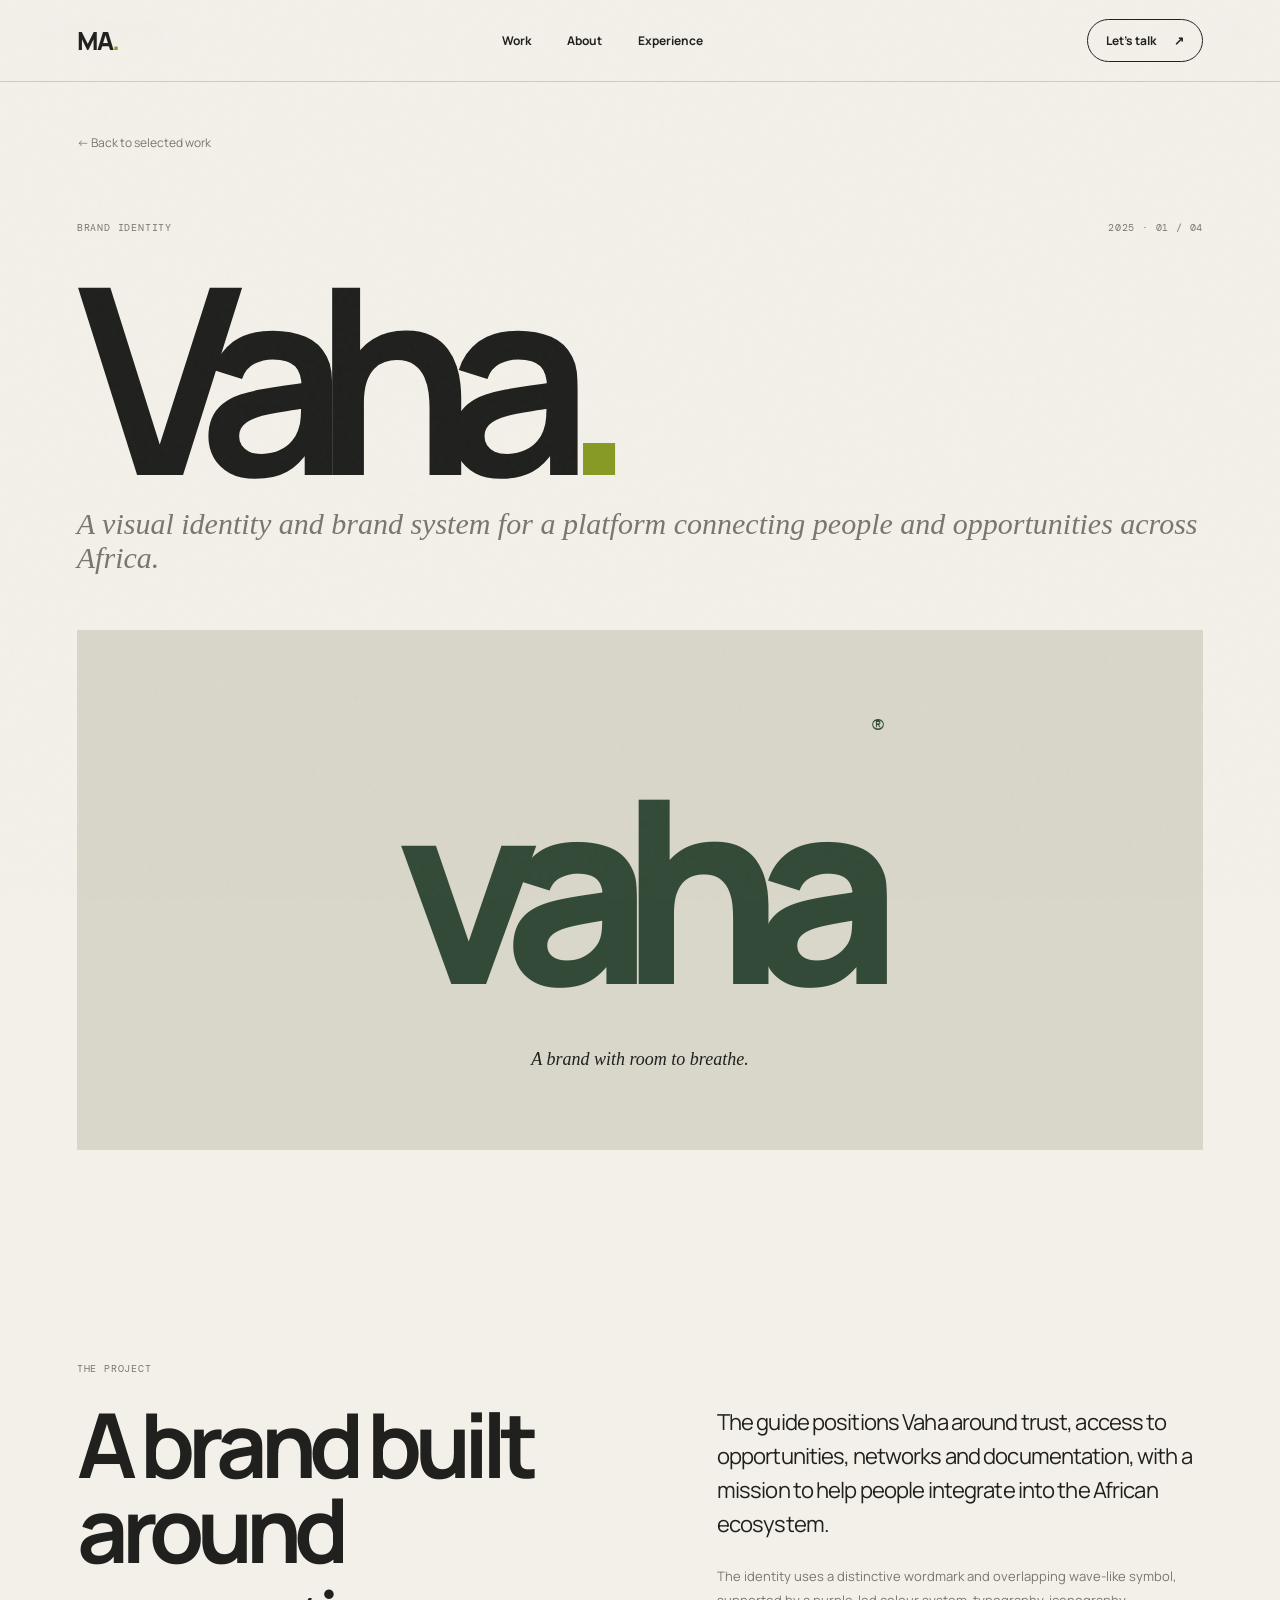
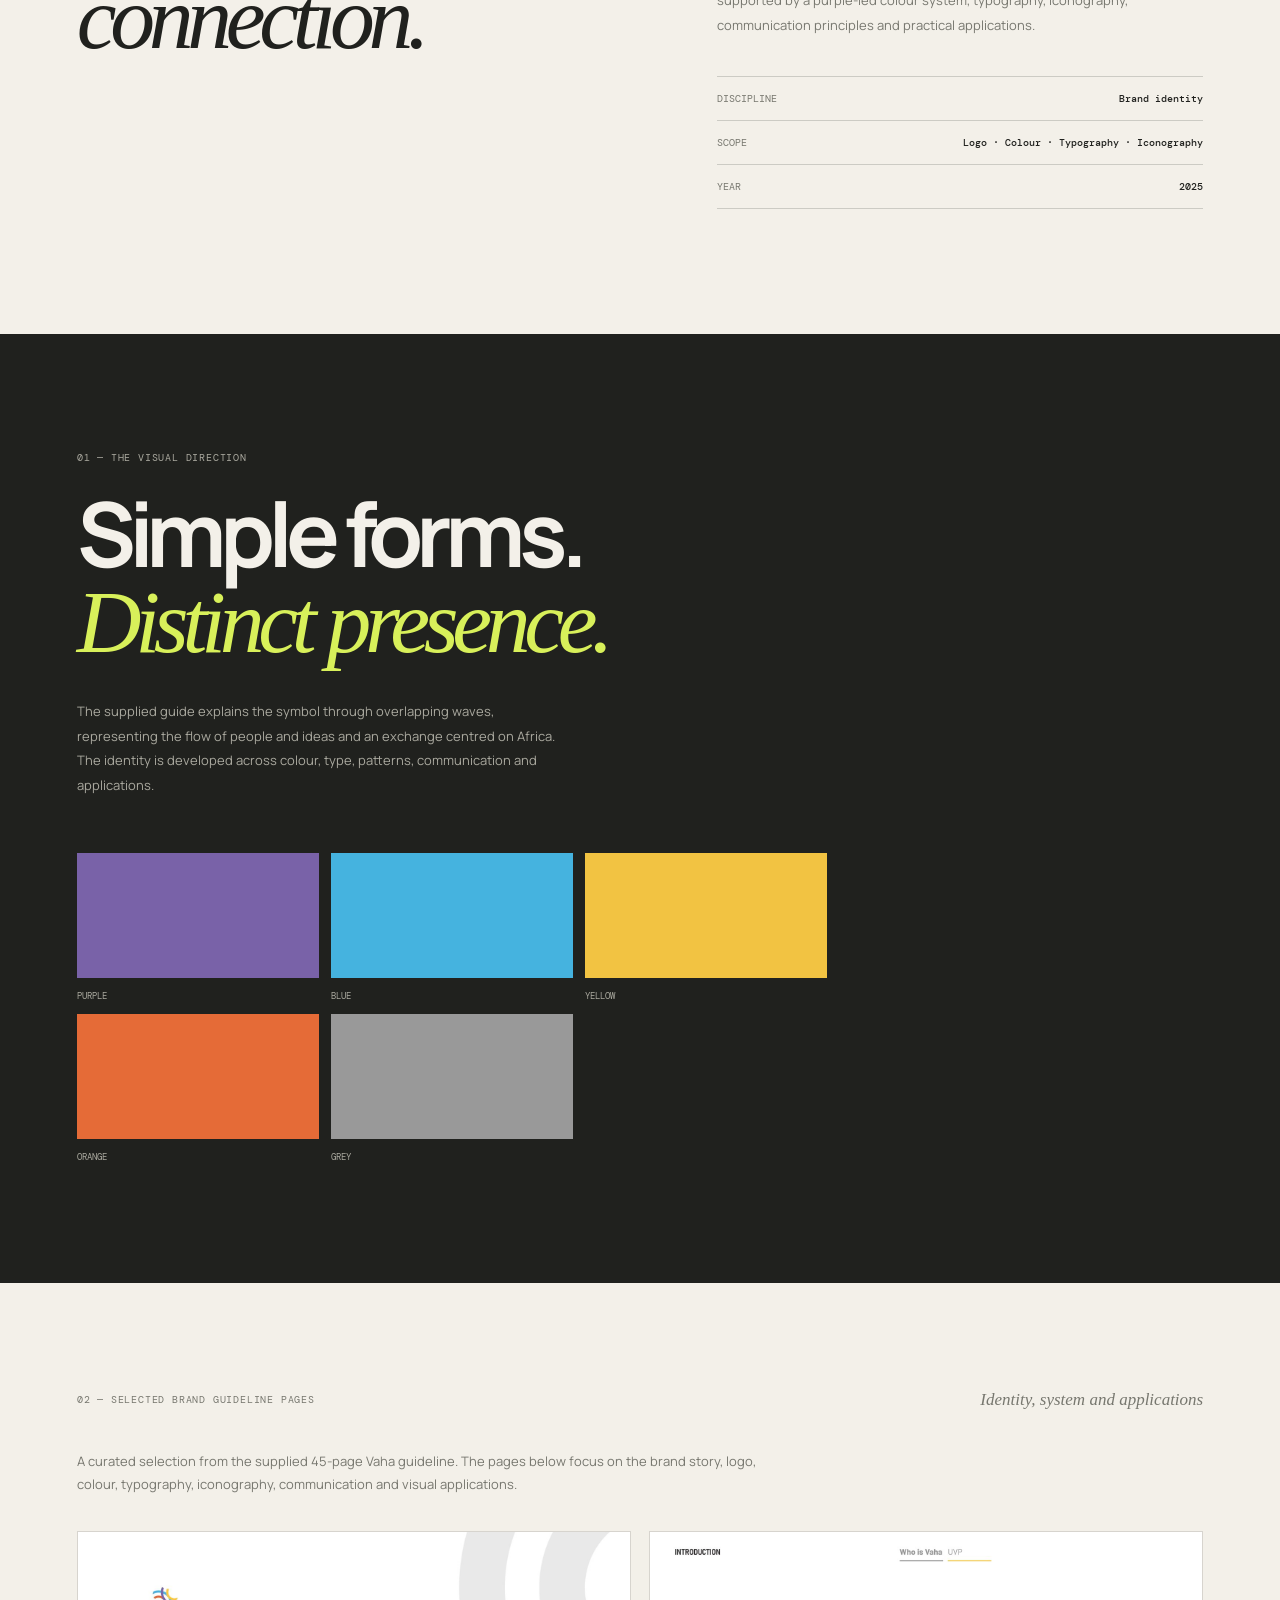
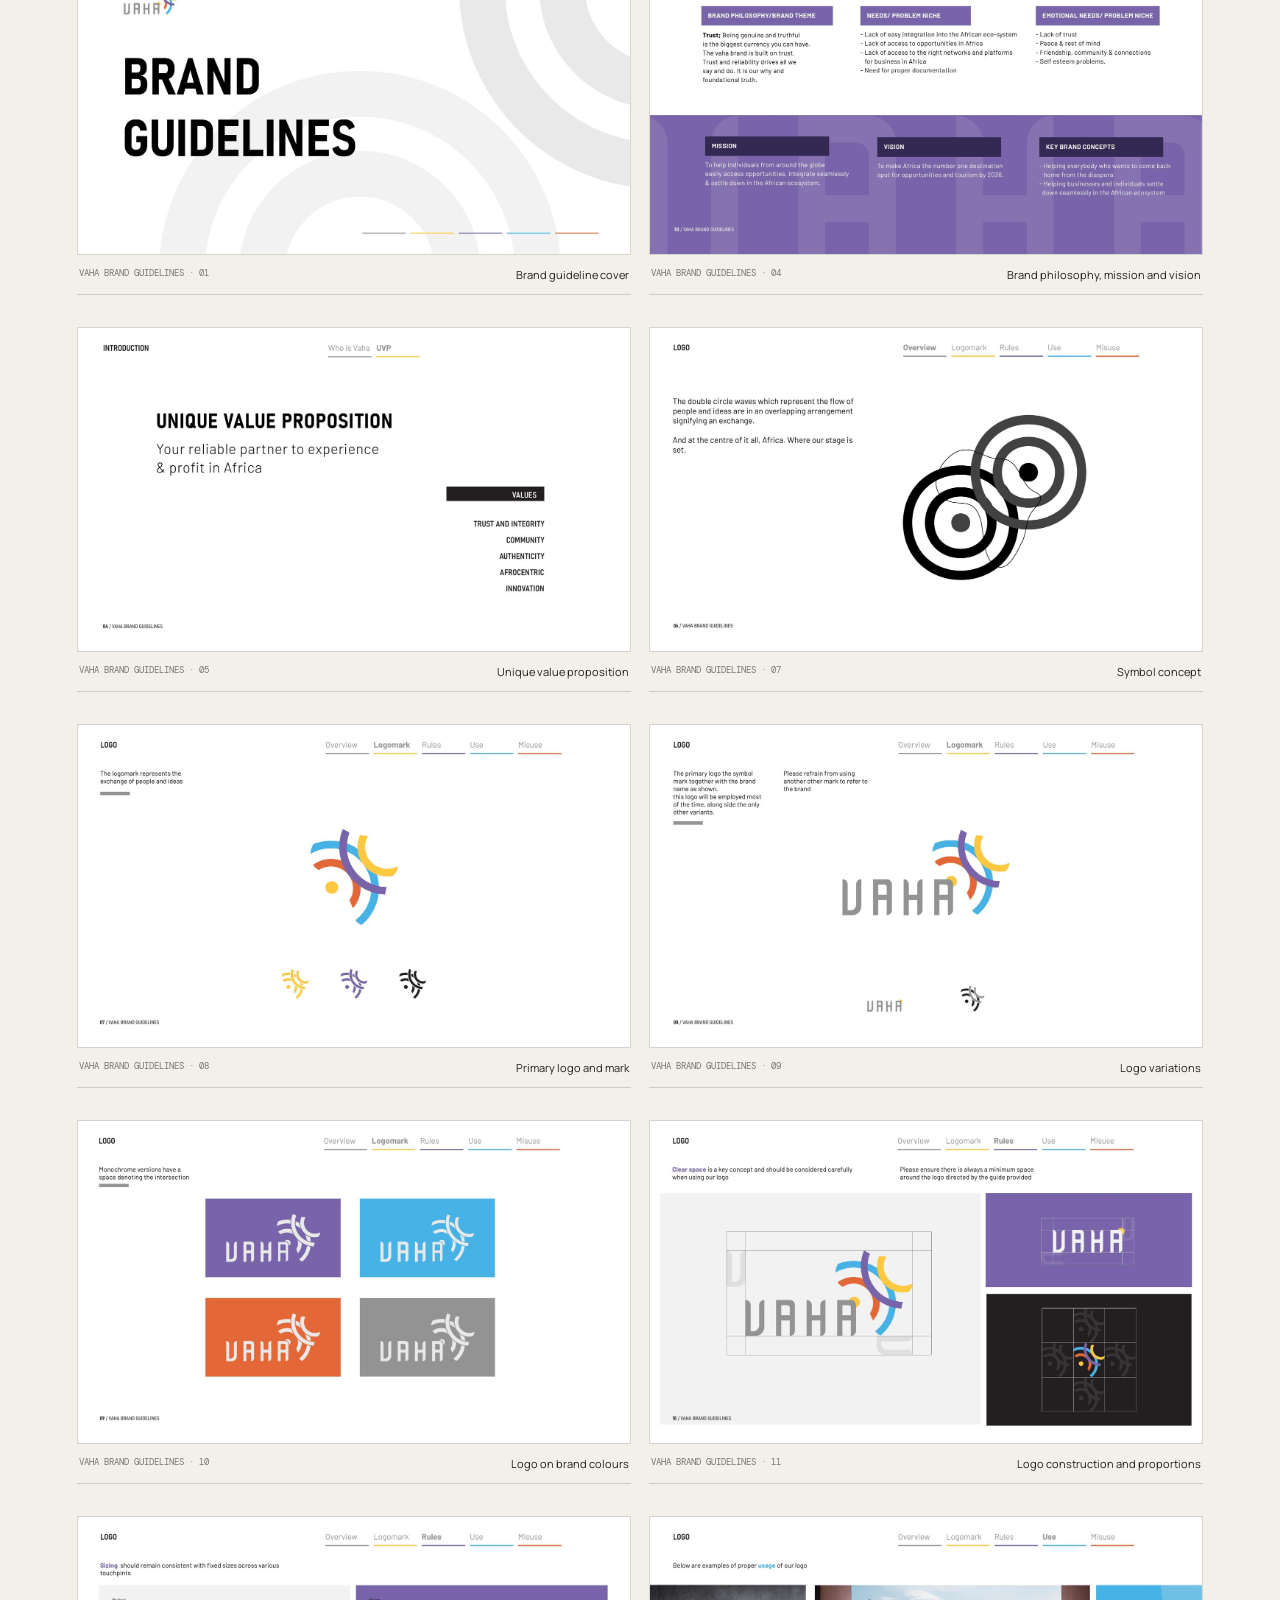
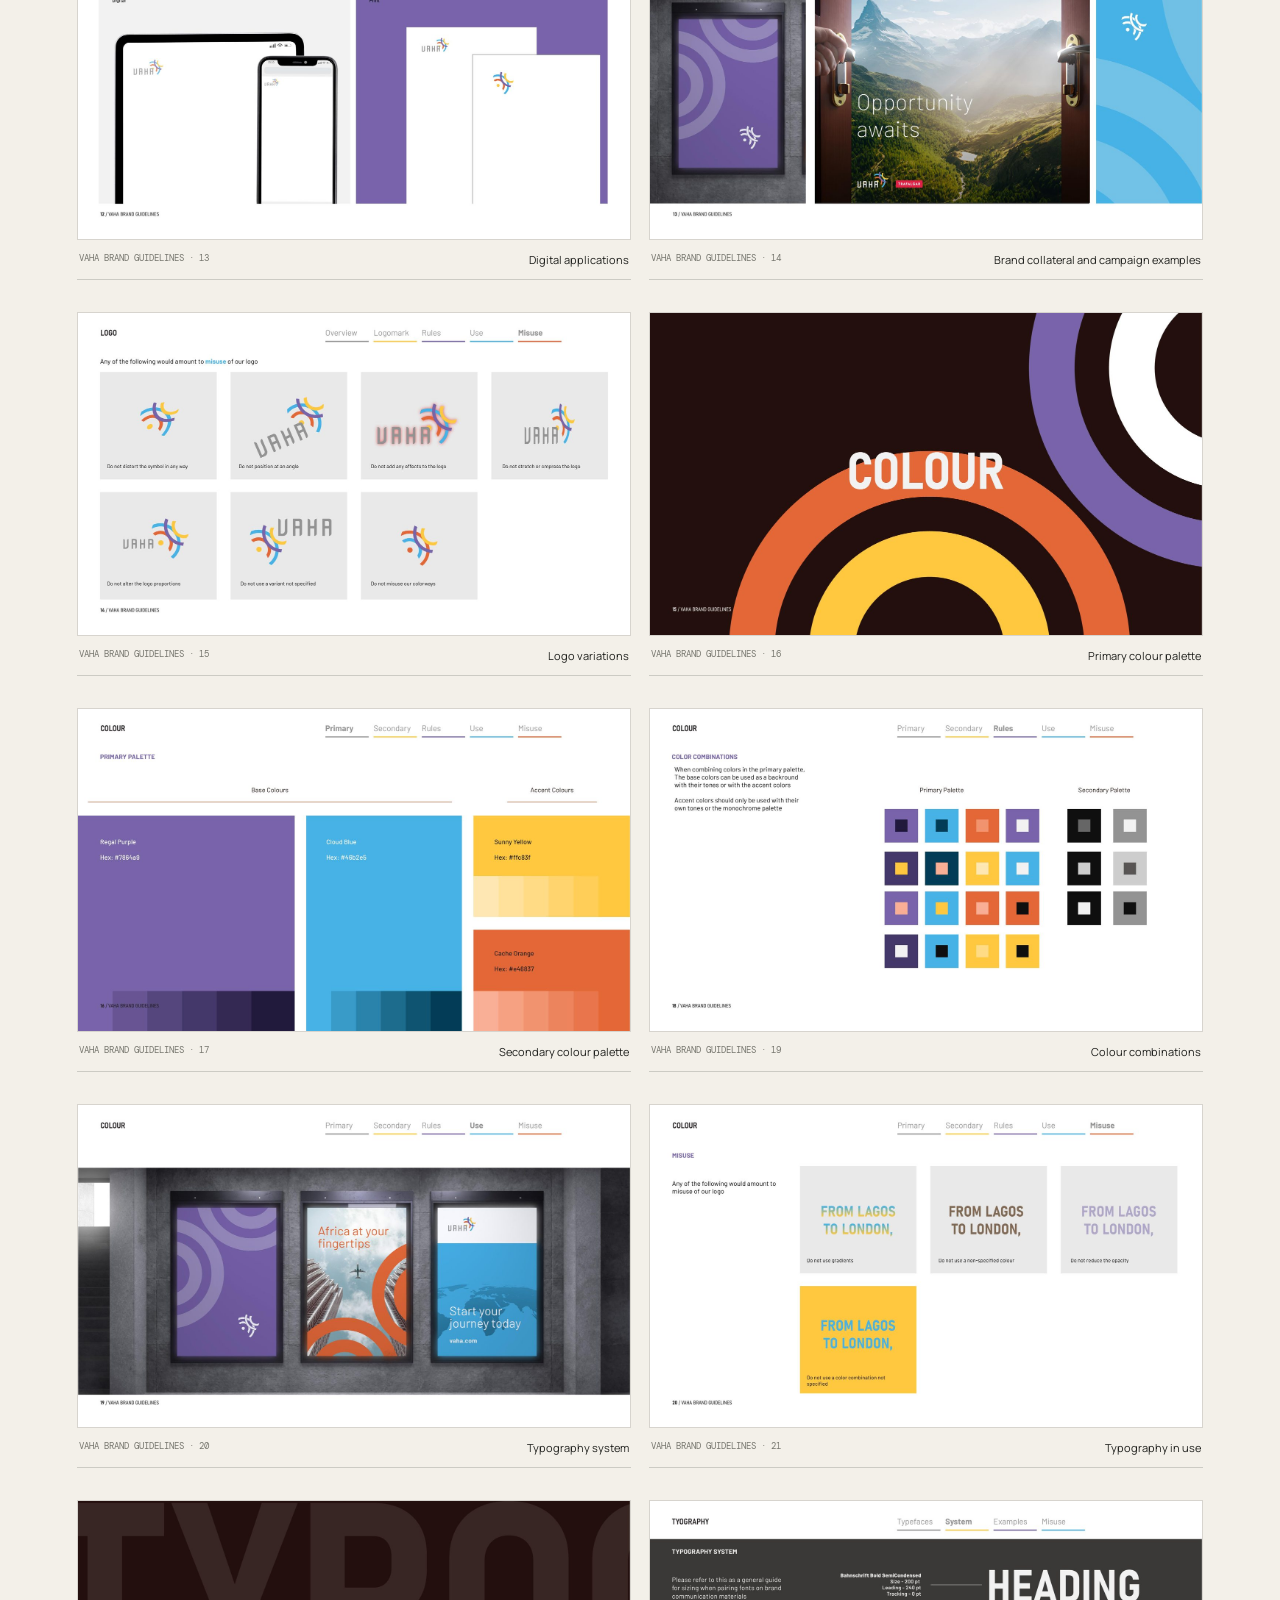
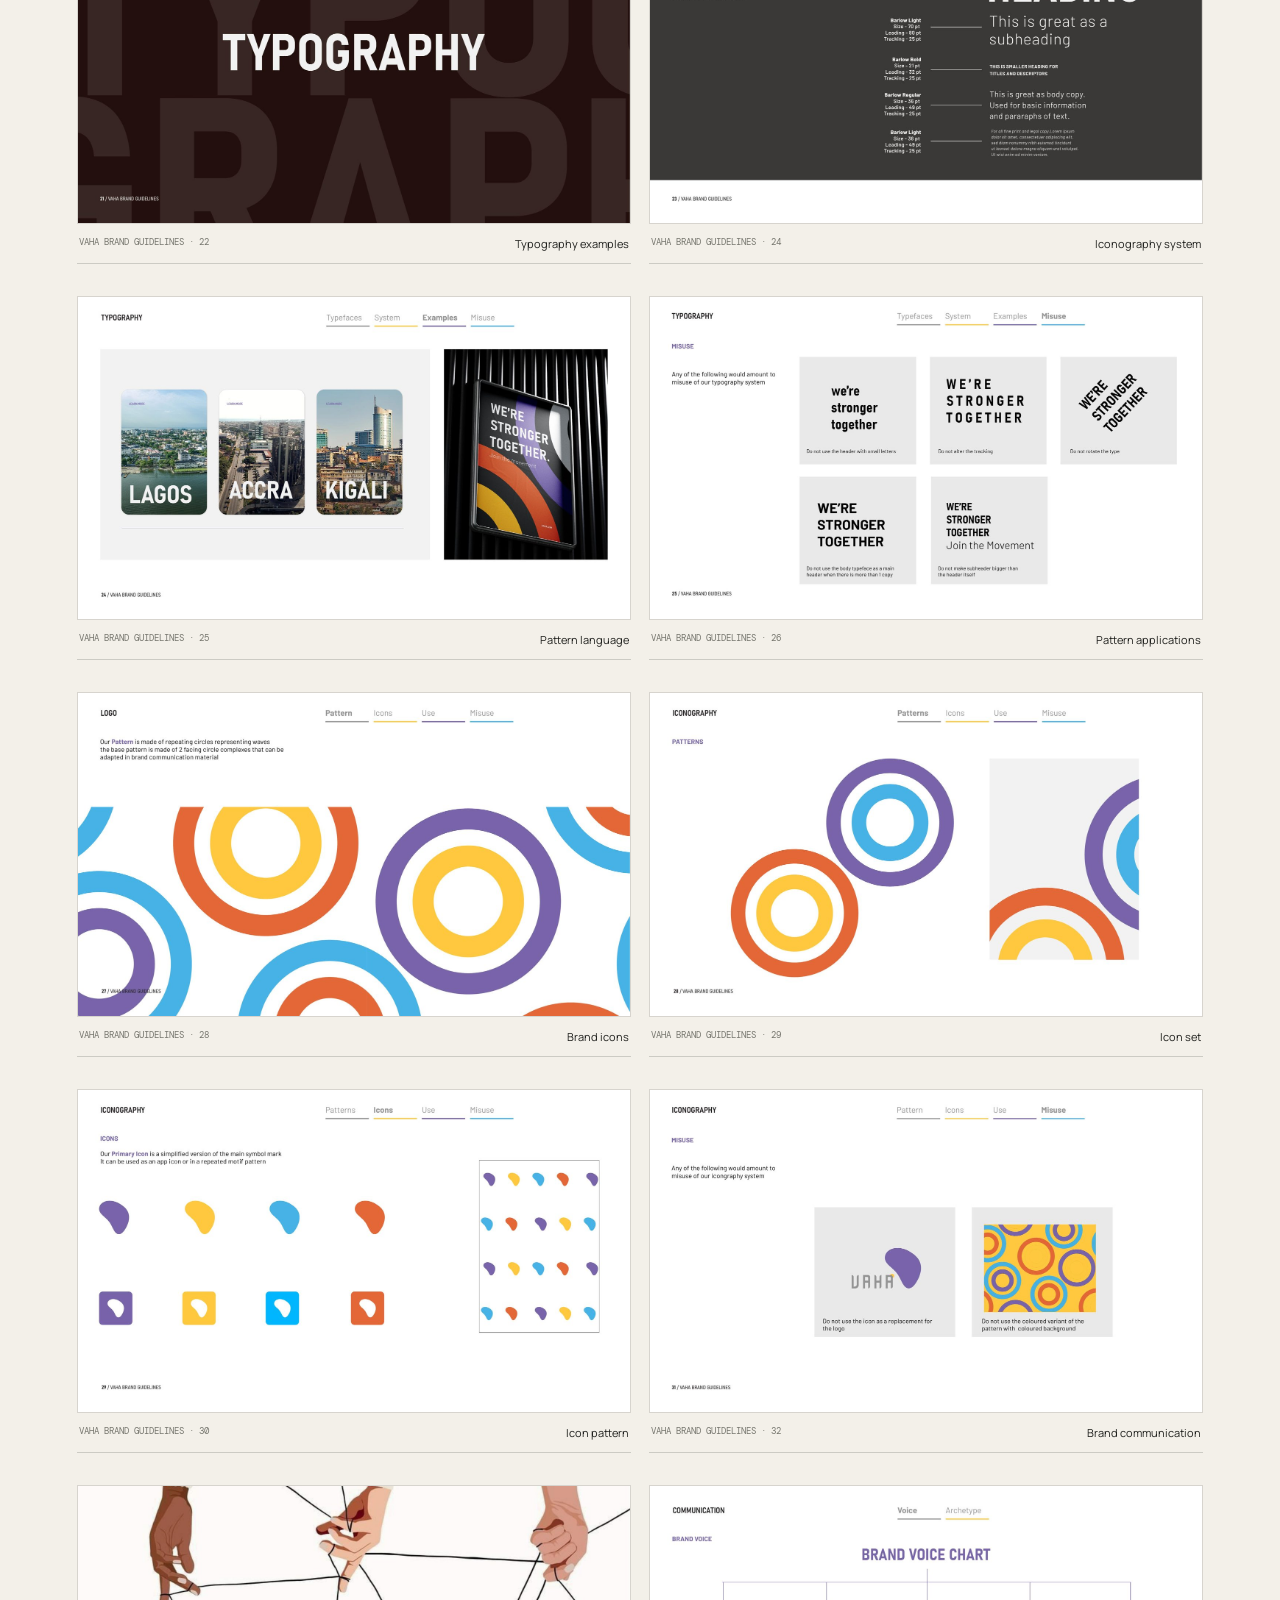
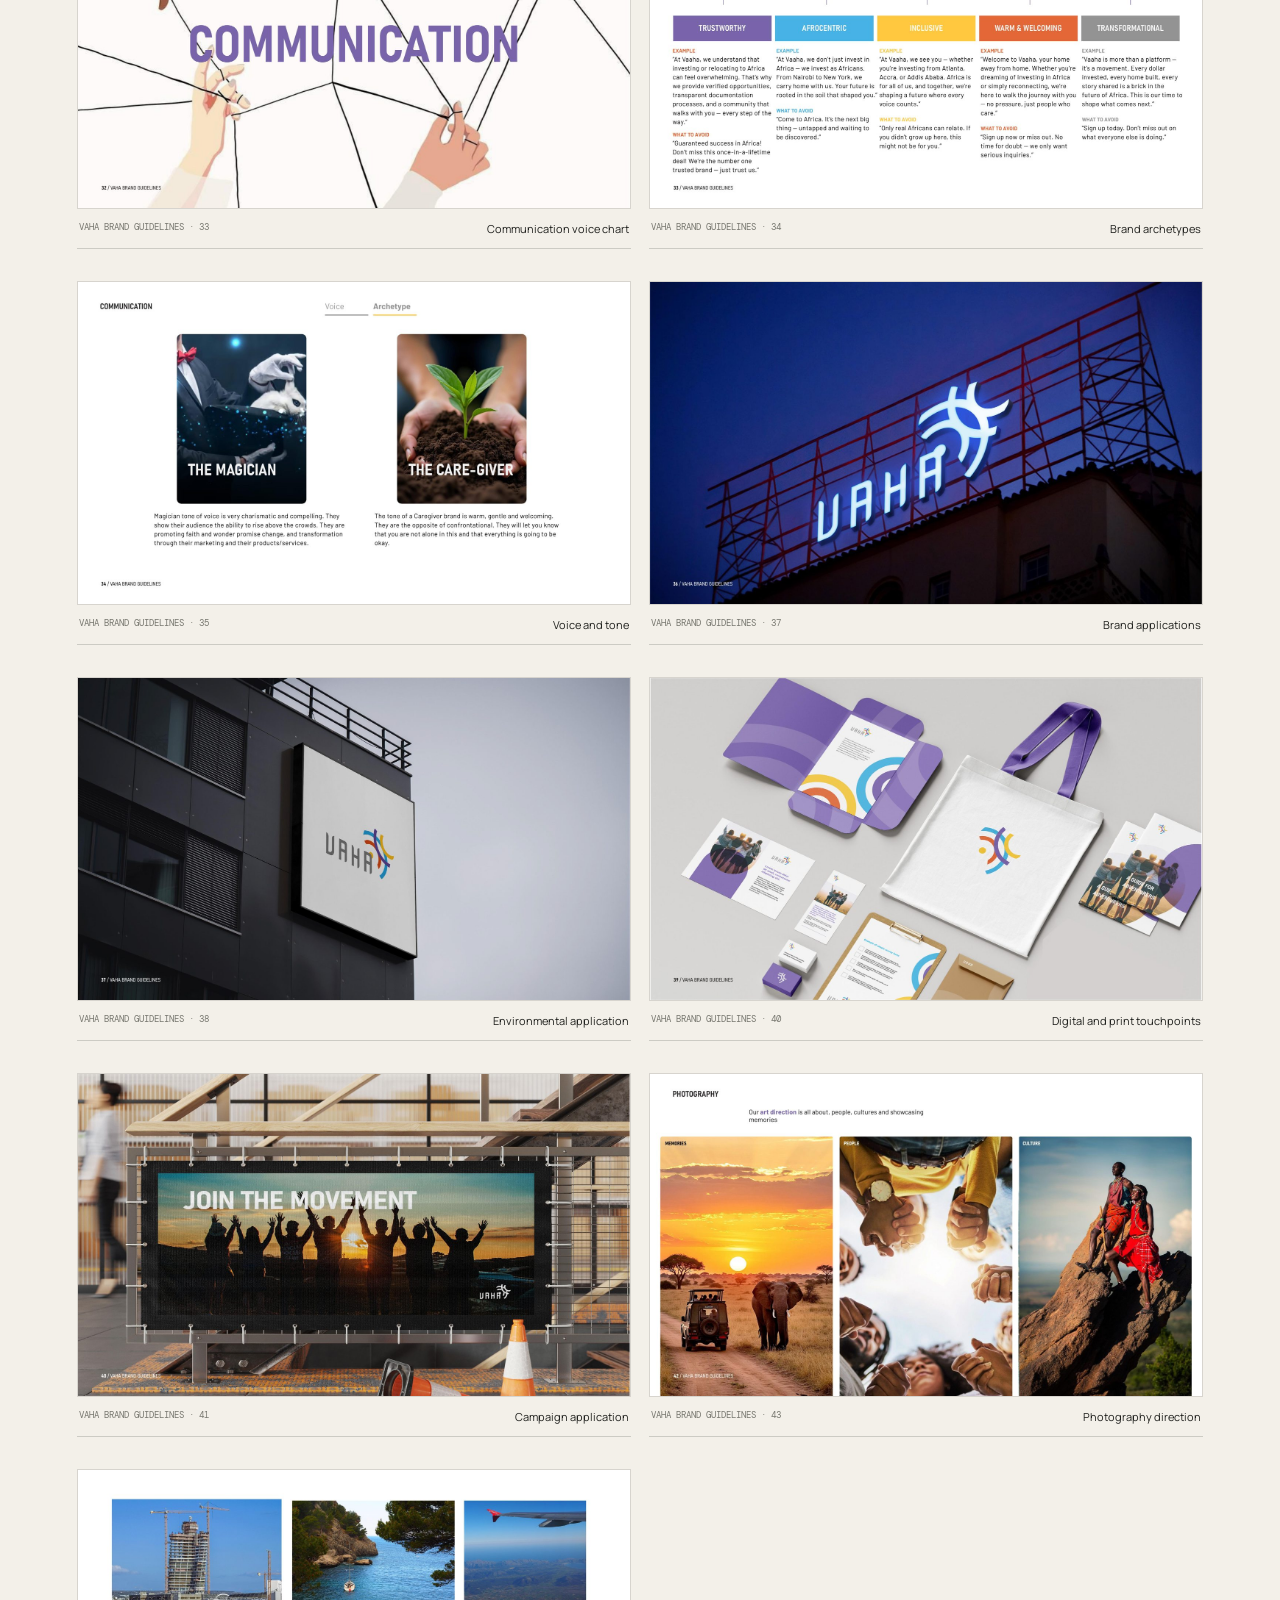
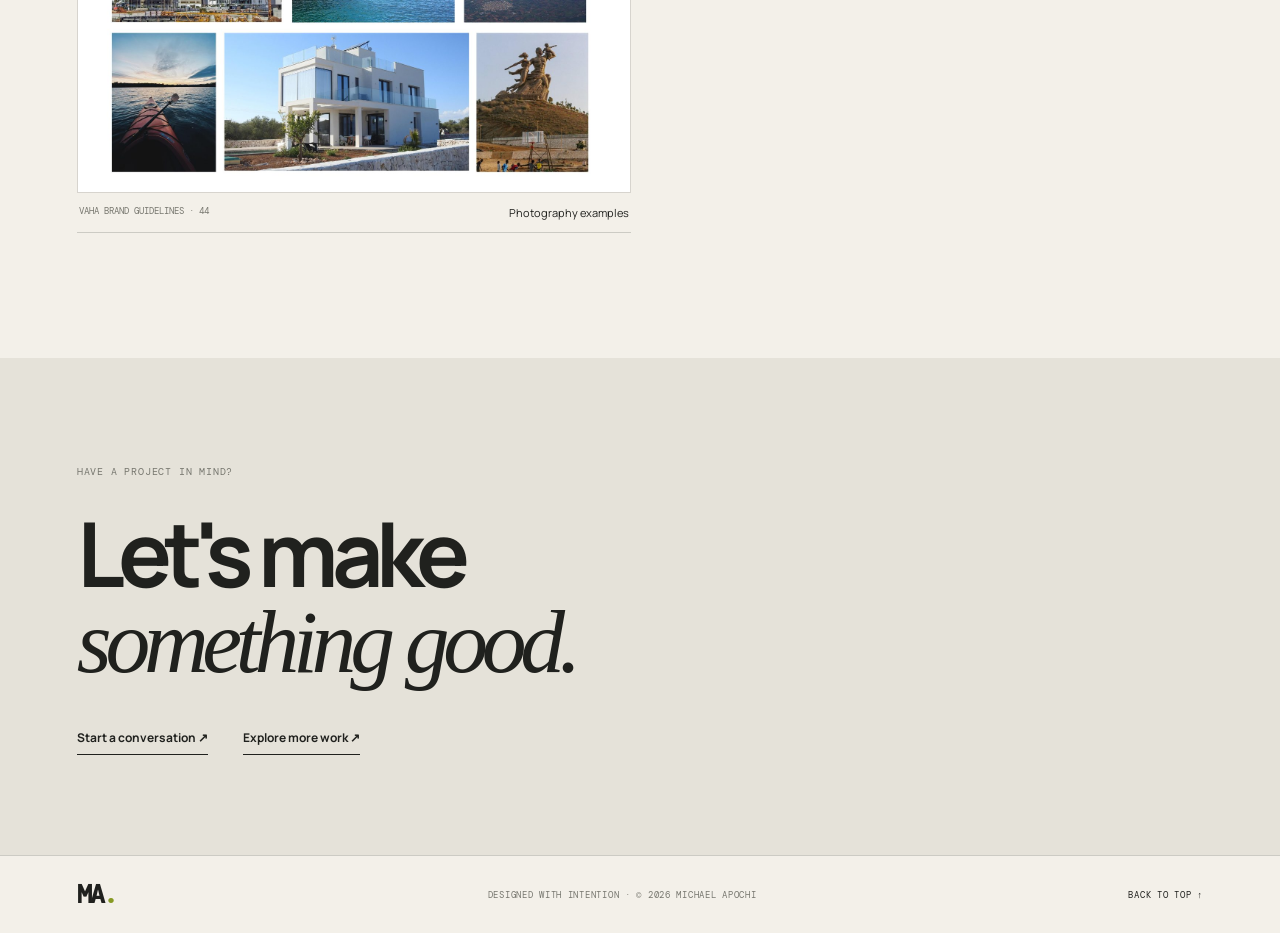
<file: vaha.html>
<!doctype html>
<html lang="en">
<head>
  <meta charset="utf-8">
  <meta name="viewport" content="width=device-width, initial-scale=1">
  <meta name="theme-color" content="#f3f0e9">
  <meta name="description" content="Vaha — brand identity project by Michael Apochi.">
  <title>Vaha — Brand Identity | Michael Apochi</title>
  <link rel="preconnect" href="https://fonts.googleapis.com">
  <link rel="preconnect" href="https://fonts.gstatic.com" crossorigin>
  <link href="https://fonts.googleapis.com/css2?family=DM+Mono:wght@400;500&family=Manrope:wght@400;500;600;700;800&display=swap" rel="stylesheet">
  <link rel="stylesheet" href="styles.css">
</head>
<body>
  <div class="grain" aria-hidden="true"></div>
  <header class="site-header">
    <a class="wordmark" href="index.html" aria-label="Michael Apochi home">MA<span>.</span></a>
    <nav aria-label="Main navigation"><a href="index.html#work">Work</a><a href="index.html#about">About</a><a href="index.html#experience">Experience</a></nav>
    <a class="header-cta" href="index.html#contact">Let's talk <span>↗</span></a>
    <button class="menu-toggle" aria-label="Toggle menu" aria-expanded="false">☰</button>
  </header>
  <main>
    <section class="case-hero section-wrap">
      <a class="back-link" href="index.html#work">← Back to selected work</a>
      <div class="case-kicker"><span>BRAND IDENTITY</span><span>2025 · 01 / 04</span></div>
      <h1>Vaha<span>.</span></h1>
      <p class="case-deck">A visual identity and brand system for a platform connecting people and opportunities across Africa.</p>
      <div class="case-cover art-vaha"><div class="art-topline"><span>VAHA / BRAND IDENTITY</span><span>2025</span></div><div class="vaha-word">vaha<span>®</span></div><div class="vaha-caption">A brand with room to breathe.</div></div>
    </section>
    <section class="case-intro section-wrap">
      <div><span class="kicker">THE PROJECT</span><h2>A brand built around<br><em>connection.</em></h2></div>
      <div class="case-copy"><p class="case-lead">The guide positions Vaha around trust, access to opportunities, networks and documentation, with a mission to help people integrate into the African ecosystem.</p><p>The identity uses a distinctive wordmark and overlapping wave-like symbol, supported by a purple-led colour system, typography, iconography, communication principles and practical applications.</p><div class="case-facts"><div><span>DISCIPLINE</span><strong>Brand identity</strong></div><div><span>SCOPE</span><strong>Logo · Colour · Typography · Iconography</strong></div><div><span>YEAR</span><strong>2025</strong></div></div></div>
    </section>
    <section class="case-dark"><div class="section-wrap case-dark-inner"><span class="kicker">01 — THE VISUAL DIRECTION</span><h2>Simple forms.<br><em>Distinct presence.</em></h2><p>The supplied guide explains the symbol through overlapping waves, representing the flow of people and ideas and an exchange centred on Africa. The identity is developed across colour, type, patterns, communication and applications.</p><div class="case-palette"><div><span style="background:#7962a8"></span><small>PURPLE</small></div><div><span style="background:#45b3df"></span><small>BLUE</small></div><div><span style="background:#f2c342"></span><small>YELLOW</small></div><div><span style="background:#e56b37"></span><small>ORANGE</small></div><div><span style="background:#999"></span><small>GREY</small></div></div></div></section>
    <section class="document-gallery section-wrap"><div class="case-gallery-heading"><span class="kicker">02 — SELECTED BRAND GUIDELINE PAGES</span><p>Identity, system and applications</p></div><p class="document-intro">A curated selection from the supplied 45-page Vaha guideline. The pages below focus on the brand story, logo, colour, typography, iconography, communication and visual applications.</p><div class="document-page-grid"><figure class="document-page"><img loading="lazy" src="assets/vaha/page-01.jpg" alt="Vaha brand guideline, page 1: Brand guideline cover"><figcaption><span>VAHA BRAND GUIDELINES · 01</span>Brand guideline cover</figcaption></figure>
<figure class="document-page"><img loading="lazy" src="assets/vaha/page-04.jpg" alt="Vaha brand guideline, page 4: Brand philosophy, mission and vision"><figcaption><span>VAHA BRAND GUIDELINES · 04</span>Brand philosophy, mission and vision</figcaption></figure>
<figure class="document-page"><img loading="lazy" src="assets/vaha/page-05.jpg" alt="Vaha brand guideline, page 5: Unique value proposition"><figcaption><span>VAHA BRAND GUIDELINES · 05</span>Unique value proposition</figcaption></figure>
<figure class="document-page"><img loading="lazy" src="assets/vaha/page-07.jpg" alt="Vaha brand guideline, page 7: Symbol concept"><figcaption><span>VAHA BRAND GUIDELINES · 07</span>Symbol concept</figcaption></figure>
<figure class="document-page"><img loading="lazy" src="assets/vaha/page-08.jpg" alt="Vaha brand guideline, page 8: Primary logo and mark"><figcaption><span>VAHA BRAND GUIDELINES · 08</span>Primary logo and mark</figcaption></figure>
<figure class="document-page"><img loading="lazy" src="assets/vaha/page-09.jpg" alt="Vaha brand guideline, page 9: Logo variations"><figcaption><span>VAHA BRAND GUIDELINES · 09</span>Logo variations</figcaption></figure>
<figure class="document-page"><img loading="lazy" src="assets/vaha/page-10.jpg" alt="Vaha brand guideline, page 10: Logo on brand colours"><figcaption><span>VAHA BRAND GUIDELINES · 10</span>Logo on brand colours</figcaption></figure>
<figure class="document-page"><img loading="lazy" src="assets/vaha/page-11.jpg" alt="Vaha brand guideline, page 11: Logo construction and proportions"><figcaption><span>VAHA BRAND GUIDELINES · 11</span>Logo construction and proportions</figcaption></figure>
<figure class="document-page"><img loading="lazy" src="assets/vaha/page-13.jpg" alt="Vaha brand guideline, page 13: Digital applications"><figcaption><span>VAHA BRAND GUIDELINES · 13</span>Digital applications</figcaption></figure>
<figure class="document-page"><img loading="lazy" src="assets/vaha/page-14.jpg" alt="Vaha brand guideline, page 14: Brand collateral and campaign examples"><figcaption><span>VAHA BRAND GUIDELINES · 14</span>Brand collateral and campaign examples</figcaption></figure>
<figure class="document-page"><img loading="lazy" src="assets/vaha/page-15.jpg" alt="Vaha brand guideline, page 15: Logo variations"><figcaption><span>VAHA BRAND GUIDELINES · 15</span>Logo variations</figcaption></figure>
<figure class="document-page"><img loading="lazy" src="assets/vaha/page-16.jpg" alt="Vaha brand guideline, page 16: Primary colour palette"><figcaption><span>VAHA BRAND GUIDELINES · 16</span>Primary colour palette</figcaption></figure>
<figure class="document-page"><img loading="lazy" src="assets/vaha/page-17.jpg" alt="Vaha brand guideline, page 17: Secondary colour palette"><figcaption><span>VAHA BRAND GUIDELINES · 17</span>Secondary colour palette</figcaption></figure>
<figure class="document-page"><img loading="lazy" src="assets/vaha/page-19.jpg" alt="Vaha brand guideline, page 19: Colour combinations"><figcaption><span>VAHA BRAND GUIDELINES · 19</span>Colour combinations</figcaption></figure>
<figure class="document-page"><img loading="lazy" src="assets/vaha/page-20.jpg" alt="Vaha brand guideline, page 20: Typography system"><figcaption><span>VAHA BRAND GUIDELINES · 20</span>Typography system</figcaption></figure>
<figure class="document-page"><img loading="lazy" src="assets/vaha/page-21.jpg" alt="Vaha brand guideline, page 21: Typography in use"><figcaption><span>VAHA BRAND GUIDELINES · 21</span>Typography in use</figcaption></figure>
<figure class="document-page"><img loading="lazy" src="assets/vaha/page-22.jpg" alt="Vaha brand guideline, page 22: Typography examples"><figcaption><span>VAHA BRAND GUIDELINES · 22</span>Typography examples</figcaption></figure>
<figure class="document-page"><img loading="lazy" src="assets/vaha/page-24.jpg" alt="Vaha brand guideline, page 24: Iconography system"><figcaption><span>VAHA BRAND GUIDELINES · 24</span>Iconography system</figcaption></figure>
<figure class="document-page"><img loading="lazy" src="assets/vaha/page-25.jpg" alt="Vaha brand guideline, page 25: Pattern language"><figcaption><span>VAHA BRAND GUIDELINES · 25</span>Pattern language</figcaption></figure>
<figure class="document-page"><img loading="lazy" src="assets/vaha/page-26.jpg" alt="Vaha brand guideline, page 26: Pattern applications"><figcaption><span>VAHA BRAND GUIDELINES · 26</span>Pattern applications</figcaption></figure>
<figure class="document-page"><img loading="lazy" src="assets/vaha/page-28.jpg" alt="Vaha brand guideline, page 28: Brand icons"><figcaption><span>VAHA BRAND GUIDELINES · 28</span>Brand icons</figcaption></figure>
<figure class="document-page"><img loading="lazy" src="assets/vaha/page-29.jpg" alt="Vaha brand guideline, page 29: Icon set"><figcaption><span>VAHA BRAND GUIDELINES · 29</span>Icon set</figcaption></figure>
<figure class="document-page"><img loading="lazy" src="assets/vaha/page-30.jpg" alt="Vaha brand guideline, page 30: Icon pattern"><figcaption><span>VAHA BRAND GUIDELINES · 30</span>Icon pattern</figcaption></figure>
<figure class="document-page"><img loading="lazy" src="assets/vaha/page-32.jpg" alt="Vaha brand guideline, page 32: Brand communication"><figcaption><span>VAHA BRAND GUIDELINES · 32</span>Brand communication</figcaption></figure>
<figure class="document-page"><img loading="lazy" src="assets/vaha/page-33.jpg" alt="Vaha brand guideline, page 33: Communication voice chart"><figcaption><span>VAHA BRAND GUIDELINES · 33</span>Communication voice chart</figcaption></figure>
<figure class="document-page"><img loading="lazy" src="assets/vaha/page-34.jpg" alt="Vaha brand guideline, page 34: Brand archetypes"><figcaption><span>VAHA BRAND GUIDELINES · 34</span>Brand archetypes</figcaption></figure>
<figure class="document-page"><img loading="lazy" src="assets/vaha/page-35.jpg" alt="Vaha brand guideline, page 35: Voice and tone"><figcaption><span>VAHA BRAND GUIDELINES · 35</span>Voice and tone</figcaption></figure>
<figure class="document-page"><img loading="lazy" src="assets/vaha/page-37.jpg" alt="Vaha brand guideline, page 37: Brand applications"><figcaption><span>VAHA BRAND GUIDELINES · 37</span>Brand applications</figcaption></figure>
<figure class="document-page"><img loading="lazy" src="assets/vaha/page-38.jpg" alt="Vaha brand guideline, page 38: Environmental application"><figcaption><span>VAHA BRAND GUIDELINES · 38</span>Environmental application</figcaption></figure>
<figure class="document-page"><img loading="lazy" src="assets/vaha/page-40.jpg" alt="Vaha brand guideline, page 40: Digital and print touchpoints"><figcaption><span>VAHA BRAND GUIDELINES · 40</span>Digital and print touchpoints</figcaption></figure>
<figure class="document-page"><img loading="lazy" src="assets/vaha/page-41.jpg" alt="Vaha brand guideline, page 41: Campaign application"><figcaption><span>VAHA BRAND GUIDELINES · 41</span>Campaign application</figcaption></figure>
<figure class="document-page"><img loading="lazy" src="assets/vaha/page-43.jpg" alt="Vaha brand guideline, page 43: Photography direction"><figcaption><span>VAHA BRAND GUIDELINES · 43</span>Photography direction</figcaption></figure>
<figure class="document-page"><img loading="lazy" src="assets/vaha/page-44.jpg" alt="Vaha brand guideline, page 44: Photography examples"><figcaption><span>VAHA BRAND GUIDELINES · 44</span>Photography examples</figcaption></figure></div></section>
    <section class="case-next"><div class="section-wrap"><span class="kicker">HAVE A PROJECT IN MIND?</span><h2>Let's make<br><em>something good.</em></h2><div class="case-next-links"><a href="index.html#contact">Start a conversation ↗</a><a href="index.html#work">Explore more work ↗</a></div></div></section>
  </main>
  <footer><a class="wordmark" href="index.html">MA<span>.</span></a><span>DESIGNED WITH INTENTION · © <span id="year"></span> MICHAEL APOCHI</span><a href="#top">BACK TO TOP ↑</a></footer>
  <script src="script.js"></script>
</body>
</html>
</file>
<file: styles.css>
@import url('https://fonts.googleapis.com/css2?family=DM+Mono:wght@400;500&family=Manrope:wght@400;500;600;700;800&display=swap');
:root{--paper:#f3f0e9;--ink:#20211e;--muted:#77776f;--line:rgba(32,33,30,.18);--acid:#d8f05a;--serif:Georgia,"Times New Roman",serif}
*{box-sizing:border-box}html{scroll-behavior:smooth}body{margin:0;background:var(--paper);color:var(--ink);font-family:Manrope,Arial,sans-serif;-webkit-font-smoothing:antialiased}.grain{position:fixed;inset:0;pointer-events:none;z-index:10;opacity:.055;background-image:url("data:image/svg+xml,%3Csvg viewBox='0 0 180 180' xmlns='http://www.w3.org/2000/svg'%3E%3Cfilter id='n'%3E%3CfeTurbulence type='fractalNoise' baseFrequency='.9' numOctaves='3' stitchTiles='stitch'/%3E%3C/filter%3E%3Crect width='100%25' height='100%25' filter='url(%23n)' opacity='.35'/%3E%3C/svg%3E")}.site-header{height:82px;padding:0 6vw;display:flex;align-items:center;justify-content:space-between;border-bottom:1px solid var(--line);position:sticky;top:0;background:rgba(243,240,233,.9);backdrop-filter:blur(14px);z-index:9}.wordmark{font-size:25px;font-weight:800;letter-spacing:-2px;text-decoration:none;color:var(--ink)}.wordmark span,.orbit-center span{color:#879a24}.site-header nav{display:flex;gap:36px}.site-header nav a,.header-cta,.text-link{font-size:12px;text-decoration:none;color:var(--ink);font-weight:700}.site-header nav a:hover,.text-link:hover{opacity:.55}.header-cta{border:1px solid var(--ink);border-radius:30px;padding:12px 18px}.header-cta span{margin-left:16px}.menu-toggle{display:none;background:none;border:0;font-size:22px}.section-wrap{width:min(1180px,88vw);margin:auto}.hero{padding:88px 0 26px;min-height:680px;display:flex;flex-direction:column;justify-content:space-between}.eyebrow,.kicker,.hero-bottom,.work-footnote,.art-topline,.art-index,.med-small,.med-foot,.poster-label,.timeline-date,.timeline-type,.social-links,footer,.orbit-label{font:10px 'DM Mono',monospace;letter-spacing:.08em}.eyebrow{display:flex;align-items:center;gap:10px;color:var(--muted)}.pulse{width:7px;height:7px;border-radius:50%;background:#899d24;box-shadow:0 0 0 4px #899d2420}.eyebrow-year{margin-left:8px}.hero-grid{display:grid;grid-template-columns:1.4fr .6fr;align-items:center;gap:50px;padding:54px 0 70px}.hero h1{font-size:clamp(66px,10vw,142px);letter-spacing:-.095em;line-height:.88;margin:0;font-weight:700}.hero h1 em,h2 em,.statement em,.contact-section h2 em{font-family:var(--serif);font-weight:400;letter-spacing:-.07em}.hero-copy{max-width:450px;color:#5e5e57;font-size:16px;line-height:1.8;margin:34px 0 28px}.hero-actions{display:flex;align-items:center;gap:26px}.button{display:inline-flex;gap:30px;padding:16px 20px;text-decoration:none;font-size:11px;font-weight:700}.button-dark{background:var(--ink);color:var(--paper);border-radius:3px}.button-dark:hover{background:#444}.text-link{border-bottom:1px solid var(--ink);padding-bottom:7px}.hero-aside{display:flex;align-items:center;flex-direction:column;gap:25px}.orbit-card{width:min(300px,25vw);aspect-ratio:1;position:relative;display:grid;place-items:center}.orbit{position:absolute;border:1px solid #a5a49b;border-radius:50%;transform:rotate(-28deg)}.orbit-one{inset:8% 0}.orbit-two{inset:0 8%;transform:rotate(62deg)}.orbit-center{width:85px;height:85px;border-radius:50%;background:var(--acid);display:grid;place-items:center;font-size:37px;font-weight:800;letter-spacing:-5px}.orbit-label{position:absolute;background:var(--paper);padding:5px}.label-top{top:0}.label-right{right:-5px;top:48%}.label-bottom{bottom:0}.aside-note{font:italic 16px var(--serif);text-align:center;color:var(--muted);line-height:1.4}.hero-bottom{display:flex;justify-content:space-between;color:var(--muted);border-top:1px solid var(--line);padding-top:17px}.intro-strip{background:var(--acid);padding:26px 6vw;display:flex;justify-content:space-between;align-items:center}.intro-strip p{font:italic 27px var(--serif);margin:0}.intro-strip span{font:10px 'DM Mono',monospace}.work-section{padding:130px 0 110px}.section-heading{display:flex;justify-content:space-between;align-items:end;margin-bottom:55px}.kicker{color:var(--muted)}h2{font-size:clamp(48px,7vw,88px);letter-spacing:-.08em;line-height:.95;margin:24px 0 0}.section-heading>p{max-width:330px;color:var(--muted);font-size:13px;line-height:1.8;margin:0 0 5px}.project-grid{display:grid;grid-template-columns:1fr 1fr;gap:55px 24px}.project-large{grid-column:1/-1}.project-wide{grid-column:1/-1}.project-art{display:block;position:relative;overflow:hidden;text-decoration:none;color:var(--ink);min-height:370px;transition:transform .4s}.project-card:hover .project-art{transform:translateY(-5px)}.project-large .project-art{min-height:490px}.art-vaha{background:#d9d6ca;padding:30px;display:flex;flex-direction:column;justify-content:center;align-items:center}.art-topline{position:absolute;top:25px;left:30px;right:30px;display:flex;justify-content:space-between}.vaha-word{font-size:clamp(100px,20vw,260px);font-weight:800;letter-spacing:-.12em;color:#334a38}.vaha-word span{font:20px 'DM Mono';vertical-align:top;letter-spacing:0}.vaha-caption{font:italic 18px var(--serif);margin-top:-12px}.art-index{position:absolute;bottom:20px;right:25px}.art-unity{background:#c9d2c5;display:flex;align-items:center;justify-content:center;flex-direction:column}.unity-mark{display:flex;gap:5px;transform:rotate(-20deg);margin-bottom:20px}.unity-mark span{width:35px;height:90px;border-radius:50%;background:#394a3b;transform:rotate(0deg)}.unity-mark span:nth-child(2){background:#d0a35d;transform:rotate(35deg)}.unity-mark span:nth-child(3){background:#a55e45;transform:rotate(70deg)}.unity-mark span:nth-child(4){background:#e9e2d3;transform:rotate(105deg)}.unity-title{text-align:center;font-size:40px;line-height:.9;font-weight:800;letter-spacing:-.08em}.unity-title i{font:italic 40px var(--serif)}.art-med{background:#222c37;color:#f2eee5;padding:38px;display:flex;flex-direction:column;justify-content:center}.med-small{z-index:1}.med-title{font-size:clamp(48px,7vw,85px);font-weight:800;line-height:.85;letter-spacing:-.09em;z-index:1;margin-top:22px}.med-title em{font:italic 1em var(--serif);color:#d9e56b}.med-circle{position:absolute;width:230px;height:230px;border:1px solid #d9e56b;border-radius:50%;right:-45px;top:20%;box-shadow:0 0 0 28px #d9e56b10,0 0 0 58px #d9e56b08}.med-foot{position:absolute;bottom:25px;left:38px;color:#b8b9b3}.art-poster{background:#e5a58d;display:flex;align-items:center;padding:50px}.poster-label{position:absolute;top:25px;left:30px}.poster-big{font-size:clamp(90px,17vw,210px);line-height:.72;letter-spacing:-.12em;font-weight:800}.poster-big span{font:italic .95em var(--serif);letter-spacing:-.1em}.poster-stamp{position:absolute;right:12%;top:22%;border:1px solid var(--ink);border-radius:50%;width:110px;height:110px;display:grid;place-items:center;text-align:center;font:12px 'DM Mono';transform:rotate(12deg)}.project-meta{display:flex;justify-content:space-between;padding:17px 0;border-bottom:1px solid var(--line)}.project-meta h3{font-size:15px;margin:0 0 6px;letter-spacing:-.03em}.project-meta p{font-size:11px;color:var(--muted);margin:0}.project-meta>span{font-size:19px}.work-footnote{color:var(--muted);font-size:9px;margin-top:42px}.about-section{background:#e5e2d9;padding:120px 0}.about-grid{display:grid;grid-template-columns:1fr 1fr;gap:12vw}.about-copy{padding-top:38px}.about-copy p{font-size:14px;line-height:1.9;color:#66665e;max-width:500px}.about-copy .about-lead{font-size:22px;line-height:1.55;color:var(--ink);letter-spacing:-.04em}.discipline-list{display:grid;grid-template-columns:1fr 1fr;gap:13px;margin-top:40px;padding-top:20px;border-top:1px solid var(--line);font:10px 'DM Mono';letter-spacing:.06em}.experience-section{padding:125px 0}.timeline{border-top:1px solid var(--line)}.timeline-row{display:grid;grid-template-columns:1fr 2fr 1fr;gap:30px;padding:28px 0;border-bottom:1px solid var(--line);align-items:start}.timeline-date,.timeline-type{color:var(--muted);padding-top:5px}.timeline-row h3{font-size:18px;letter-spacing:-.04em;margin:0 0 8px}.timeline-row p{font-size:12px;line-height:1.7;color:var(--muted);margin:0;max-width:500px}.timeline-type{text-align:right}.statement{background:var(--ink);color:var(--paper);padding:100px 0}.statement .kicker{color:#aaa99f}.statement p{font-size:clamp(54px,9vw,112px);line-height:.95;letter-spacing:-.08em;margin:40px 0 0}.statement em{color:var(--acid)}.contact-section{padding:130px 0 75px}.contact-section h2{font-size:clamp(65px,11vw,140px);margin:35px 0 55px}.contact-bottom{display:flex;justify-content:space-between;align-items:end;border-bottom:1px solid var(--line);padding-bottom:45px}.contact-bottom p{font-size:13px;line-height:1.8;color:var(--muted);max-width:300px}.contact-email{font-size:clamp(20px,3vw,34px);text-decoration:none;color:var(--ink);border-bottom:1px solid;padding-bottom:8px}.contact-email span{font-size:18px;margin-left:30px}.social-links{display:flex;gap:35px;padding:25px 0;color:var(--muted)}.social-links a{color:inherit;text-decoration:none}.social-links a:hover{color:var(--ink)}footer{border-top:1px solid var(--line);padding:22px 6vw;display:flex;align-items:center;justify-content:space-between;color:var(--muted);font-size:9px}footer a:last-child{color:var(--ink);text-decoration:none}
@media(max-width:700px){.site-header{height:68px;padding:0 6vw}.site-header nav{display:none;position:absolute;top:68px;left:0;right:0;padding:25px 6vw;background:var(--paper);border-bottom:1px solid var(--line);flex-direction:column;gap:20px}.site-header nav.open{display:flex}.header-cta{margin-left:auto;margin-right:15px;padding:9px 13px}.menu-toggle{display:block}.hero{padding-top:65px;min-height:auto}.hero-grid{grid-template-columns:1fr;padding:60px 0 55px;gap:45px}.hero h1{font-size:clamp(64px,16vw,105px)}.hero-copy{font-size:14px;margin-top:25px}.hero-aside{display:none}.hero-bottom{font-size:8px;gap:15px}.intro-strip p{font-size:22px}.work-section,.experience-section{padding:85px 0}.section-heading{display:block}.section-heading>p{margin-top:25px}.project-grid{grid-template-columns:1fr;gap:38px}.project-large,.project-wide{grid-column:auto}.project-art,.project-large .project-art{min-height:340px}.vaha-word{font-size:40vw}.art-med{min-height:340px}.about-section{padding:85px 0}.about-grid{grid-template-columns:1fr;gap:20px}.about-copy{padding-top:0}.timeline-row{grid-template-columns:1fr 2fr;gap:12px}.timeline-type{grid-column:2;text-align:left}.statement{padding:80px 0}.contact-section{padding:85px 0 55px}.contact-bottom{display:block}.contact-email{display:inline-block;margin-top:25px}.social-links{flex-wrap:wrap;gap:18px 25px}footer{gap:15px;flex-wrap:wrap}footer>span{order:3;width:100%}}
@media(prefers-reduced-motion:reduce){html{scroll-behavior:auto}*,*:before,*:after{transition:none!important}}

/* Vaha case study */
.project-title-link{color:inherit;text-decoration:none}.project-title-link:hover{text-decoration:underline;text-underline-offset:4px}.case-hero{padding:48px 0 95px}.back-link{display:inline-block;color:var(--muted);text-decoration:none;font-size:12px;margin-bottom:70px}.back-link:hover{color:var(--ink)}.case-kicker{display:flex;justify-content:space-between;font:10px 'DM Mono',monospace;letter-spacing:.08em;color:var(--muted)}.case-hero h1{font-size:clamp(100px,22vw,260px);line-height:.82;letter-spacing:-.13em;margin:35px 0 25px}.case-hero h1 span{color:#879a24}.case-deck{font:italic clamp(20px,3vw,30px) var(--serif);color:var(--muted);margin:0 0 55px}.case-cover{min-height:520px}.case-intro{display:grid;grid-template-columns:1fr 1fr;gap:12vw;padding:110px 0 125px}.case-intro h2,.case-dark h2,.case-next h2{font-size:clamp(54px,7vw,90px)}.case-copy{padding-top:28px;max-width:540px}.case-copy p{font-size:13px;line-height:1.9;color:var(--muted)}.case-copy .case-lead{font-size:22px;line-height:1.55;color:var(--ink);letter-spacing:-.04em}.case-facts{display:grid;gap:0;margin-top:38px;border-top:1px solid var(--line)}.case-facts div{display:flex;justify-content:space-between;gap:20px;padding:15px 0;border-bottom:1px solid var(--line)}.case-facts span,.case-facts strong{font:10px 'DM Mono',monospace}.case-facts span{color:var(--muted)}.case-facts strong{font-weight:500;text-align:right}.case-dark{background:var(--ink);color:var(--paper);padding:110px 0 120px}.case-dark .kicker{color:#aaa99f}.case-dark h2 em{color:var(--acid)}.case-dark-inner>p{max-width:480px;color:#aaa99f;font-size:13px;line-height:1.9;margin:35px 0 55px}.case-palette{display:grid;grid-template-columns:repeat(3,1fr);gap:12px;max-width:750px}.case-palette div{display:flex;flex-direction:column;gap:12px}.case-palette div span{height:125px;background:#334a38}.case-palette div:nth-child(2) span{background:#d9d6ca}.case-palette div:nth-child(3) span{background:#f3f0e9}.case-palette small{font:9px 'DM Mono',monospace;color:#aaa99f}.case-gallery{padding:110px 0 125px}.case-gallery-heading{display:flex;justify-content:space-between;align-items:center;margin-bottom:35px}.case-gallery-heading p{font:italic 17px var(--serif);color:var(--muted)}.case-gallery-grid{display:grid;grid-template-columns:1fr 1fr;gap:18px}.gallery-placeholder{min-height:340px;position:relative;display:flex;flex-direction:column;justify-content:center;align-items:center;text-align:center;gap:12px;background:#d9d6ca;color:#334a38}.gallery-placeholder:first-child{grid-column:1/-1;min-height:430px}.gallery-two{background:#c9d2c5;color:#394a3b}.gallery-three{background:#e5a58d;color:#20211e}.gallery-placeholder>span{position:absolute;top:20px;left:22px;font:10px 'DM Mono',monospace}.gallery-placeholder strong{font-size:clamp(30px,5vw,60px);line-height:.9;letter-spacing:-.08em}.gallery-placeholder small{font:9px 'DM Mono',monospace;letter-spacing:.08em}.case-next{background:#e5e2d9;padding:100px 0}.case-next h2{margin:30px 0 45px}.case-next-links{display:flex;gap:35px;flex-wrap:wrap}.case-next-links a{color:var(--ink);font-size:12px;font-weight:700;text-decoration:none;border-bottom:1px solid;padding-bottom:8px}@media(max-width:700px){.case-hero{padding:35px 0 70px}.back-link{margin-bottom:55px}.case-cover{min-height:340px}.case-intro{grid-template-columns:1fr;gap:25px;padding:80px 0}.case-copy{padding-top:0}.case-facts div{align-items:flex-start}.case-facts strong{max-width:58%}.case-dark{padding:80px 0}.case-palette div span{height:85px}.case-gallery{padding:80px 0}.case-gallery-grid{grid-template-columns:1fr}.gallery-placeholder:first-child{grid-column:auto;min-height:340px}.case-gallery-heading{align-items:flex-start;gap:20px}.case-next{padding:80px 0}}

/* Portfolio categories and subtle motion */
.portfolio-category{padding-top:76px;margin-top:76px;border-top:1px solid var(--line);scroll-margin-top:100px}.category-heading{display:flex;justify-content:space-between;align-items:end;gap:35px;margin-bottom:34px}.category-heading h3{font-size:clamp(34px,5vw,58px);letter-spacing:-.075em;line-height:1;margin:18px 0 0}.category-heading h3 span{color:#879a24}.category-heading>p{max-width:340px;color:var(--muted);font-size:12px;line-height:1.8;margin:0 0 3px}.brand-grid{align-items:start}.project-meta h4{font-size:15px;margin:0 0 6px;letter-spacing:-.03em}.sikram-art,.sikram-africa-art{background:#f1f2ef;display:grid;place-items:center;padding:24px}.sikram-art img,.sikram-africa-art img{width:100%;height:100%;max-height:430px;object-fit:contain;mix-blend-mode:multiply;transition:transform .7s cubic-bezier(.2,.7,.2,1)}.sikram-africa-art img{object-fit:cover}.project-card:hover .sikram-art img,.project-card:hover .sikram-africa-art img{transform:scale(1.035)}.image-tag{position:absolute;left:22px;top:20px;font:9px 'DM Mono',monospace;letter-spacing:.08em;background:rgba(255,255,255,.82);padding:8px 10px}.feature-video{min-height:360px;background:#222c37;color:#f3f0e9;display:flex;align-items:center;justify-content:space-between;padding:55px 7%;overflow:hidden;position:relative}.feature-label{font:10px 'DM Mono',monospace;letter-spacing:.1em;color:#b9c0bd}.feature-copy strong{display:block;font-size:clamp(52px,8vw,100px);line-height:.88;letter-spacing:-.09em;margin:26px 0}.feature-copy strong em{font:italic 1em var(--serif);color:#d9e56b}.feature-copy p{font-size:12px;color:#b9c0bd}.feature-orbit{width:210px;height:210px;border:1px solid #d9e56b;border-radius:50%;display:grid;place-items:center;box-shadow:0 0 0 26px #d9e56b10,0 0 0 52px #d9e56b08;transform:rotate(-12deg);flex:none}.feature-orbit span{font:10px 'DM Mono',monospace;line-height:1.8;letter-spacing:.13em;text-align:center}.art-gallery-note{min-height:280px;background:#e5e2d9;display:flex;align-items:center;justify-content:space-between;padding:35px 5%;gap:20px}.art-gallery-note>span{font:9px 'DM Mono',monospace;letter-spacing:.09em;color:var(--muted)}.art-gallery-note p{font-size:clamp(34px,5vw,64px);line-height:.95;letter-spacing:-.07em;margin:0}.art-gallery-note em{font:italic 1em var(--serif)}
/* Gentle reveal: no movement until content enters the viewport */
@media(prefers-reduced-motion:no-preference){.hero .eyebrow,.hero h1,.hero-copy,.hero-actions,.hero-aside,.hero-bottom{animation:soft-rise .8s both;}.hero h1{animation-delay:.08s}.hero-copy{animation-delay:.16s}.hero-actions{animation-delay:.22s}.hero-aside{animation-delay:.2s}.hero-bottom{animation-delay:.3s}.portfolio-category,.about-grid,.timeline-row,.statement .section-wrap,.contact-section>*{animation:soft-rise .7s both;animation-timeline:view();animation-range:entry 0% entry 22%}.project-card{transition:transform .45s cubic-bezier(.2,.7,.2,1)}.project-card:hover{transform:translateY(-4px)}.project-art{transition:transform .55s cubic-bezier(.2,.7,.2,1),filter .55s}.site-header nav a,.header-cta,.text-link,.contact-email{transition:opacity .25s,color .25s,background .25s}.orbit-one{animation:orbit-turn 32s linear infinite}.orbit-two{animation:orbit-turn 38s linear infinite reverse}}
@keyframes soft-rise{from{opacity:0;transform:translateY(18px)}to{opacity:1;transform:translateY(0)}}@keyframes orbit-turn{to{transform:rotate(332deg)}}
@media(max-width:700px){.category-heading{display:block}.category-heading>p{margin-top:18px}.portfolio-category{padding-top:55px;margin-top:55px}.feature-video{min-height:330px;padding:35px 7%}.feature-orbit{width:120px;height:120px;margin-right:-25px}.art-gallery-note{align-items:flex-start;flex-direction:column;justify-content:center;min-height:240px}.sikram-art,.sikram-africa-art{min-height:300px}}
@media(prefers-reduced-motion:reduce){.hero .eyebrow,.hero h1,.hero-copy,.hero-actions,.hero-aside,.hero-bottom,.portfolio-category,.about-grid,.timeline-row,.statement .section-wrap,.contact-section>*{animation:none!important;animation-timeline:auto!important}.orbit-one,.orbit-two{animation:none!important}}
/* Sikram Africa case study */
.sikram-title{font-size:clamp(88px,17vw,190px);line-height:.82;letter-spacing:-.12em;margin:38px 0 25px}.sikram-title em{font:italic .8em var(--serif);letter-spacing:-.08em;color:#159b5b}.sikram-hero-image{height:min(62vw,600px);background:#d7d8d6;overflow:hidden;display:grid;place-items:center}.sikram-hero-image img{width:100%;height:100%;object-fit:cover}.sikram-dark{background:#191d1b;color:#f3f0e9;padding:110px 0}.sikram-dark .kicker{color:#b6bcb7}.sikram-dark h2,.sikram-applications h2{font-size:clamp(54px,7vw,90px)}.sikram-dark h2 em,.sikram-applications h2 em{color:#34bfe5}.sikram-dark>div>p{max-width:510px;color:#b6bcb7;font-size:13px;line-height:1.9;margin:32px 0 48px}.sikram-image-panel{margin:0;background:#fff;padding:20px}.sikram-image-panel img{display:block;width:100%;max-height:560px;object-fit:contain}.sikram-section{padding:105px 0 120px}.sikram-two{display:grid;grid-template-columns:1fr 1fr;gap:18px}.sikram-two figure,.sikram-gallery figure{margin:0;background:#eceeeb;padding:12px}.sikram-two img{width:100%;height:100%;max-height:420px;object-fit:contain;display:block}.sikram-two figcaption,.sikram-gallery figcaption{font:9px 'DM Mono',monospace;letter-spacing:.06em;color:var(--muted);padding:12px 5px 4px}.sikram-applications{background:#e6e9e6;padding:110px 0 125px}.sikram-applications .kicker{color:#666f68}.sikram-intro-copy{font-size:13px;line-height:1.8;color:#6e756f;max-width:470px;margin:30px 0 45px}.sikram-gallery{display:grid;grid-template-columns:1fr 1fr;gap:18px}.sikram-gallery figure{background:#f7f7f5}.sikram-gallery figure.wide{grid-column:1/-1}.sikram-gallery img{display:block;width:100%;height:100%;max-height:490px;object-fit:contain}.sikram-gallery .wide img{max-height:560px}.sikram-gallery figure:nth-child(4) img,.sikram-gallery figure:nth-child(5) img{object-fit:cover}@media(max-width:700px){.sikram-dark,.sikram-applications{padding:80px 0}.sikram-section{padding:80px 0}.sikram-two,.sikram-gallery{grid-template-columns:1fr}.sikram-gallery figure.wide{grid-column:auto}.sikram-hero-image{height:78vw}}
@media(prefers-reduced-motion:no-preference){.reveal{opacity:0;transform:translateY(16px);transition:opacity .7s ease,transform .7s cubic-bezier(.2,.7,.2,1)}.reveal.is-visible{opacity:1;transform:none}}

/* Selected pages from supplied brand-guideline PDFs */
.document-gallery{padding:90px 0 125px}.document-intro{max-width:720px;color:var(--muted);font-size:13px;line-height:1.8;margin:-12px 0 35px}.document-page-grid{display:grid;grid-template-columns:repeat(2,minmax(0,1fr));gap:32px 18px}.document-page{margin:0;min-width:0}.document-page img{display:block;width:100%;height:auto;background:#e7e4dd;border:1px solid rgba(32,33,30,.08);transition:transform .45s,box-shadow .45s}.document-page:hover img{transform:translateY(-4px);box-shadow:0 18px 38px rgba(0,0,0,.09)}.document-page figcaption{display:flex;justify-content:space-between;gap:12px;padding:12px 2px;border-bottom:1px solid var(--line);font-size:11px;color:var(--ink)}.document-page figcaption span{font:9px 'DM Mono',monospace;color:var(--muted);white-space:nowrap}.document-hero-image{width:100%;max-height:620px;overflow:hidden;background:#e6e6e6}.document-hero-image img{display:block;width:100%;height:100%;max-height:620px;object-fit:cover;object-position:center 35%}@media(max-width:700px){.document-page-grid{grid-template-columns:1fr;gap:25px}.document-page figcaption{display:block;line-height:1.8}.document-page figcaption span{display:block}.document-gallery{padding:70px 0 85px}}
</file>
